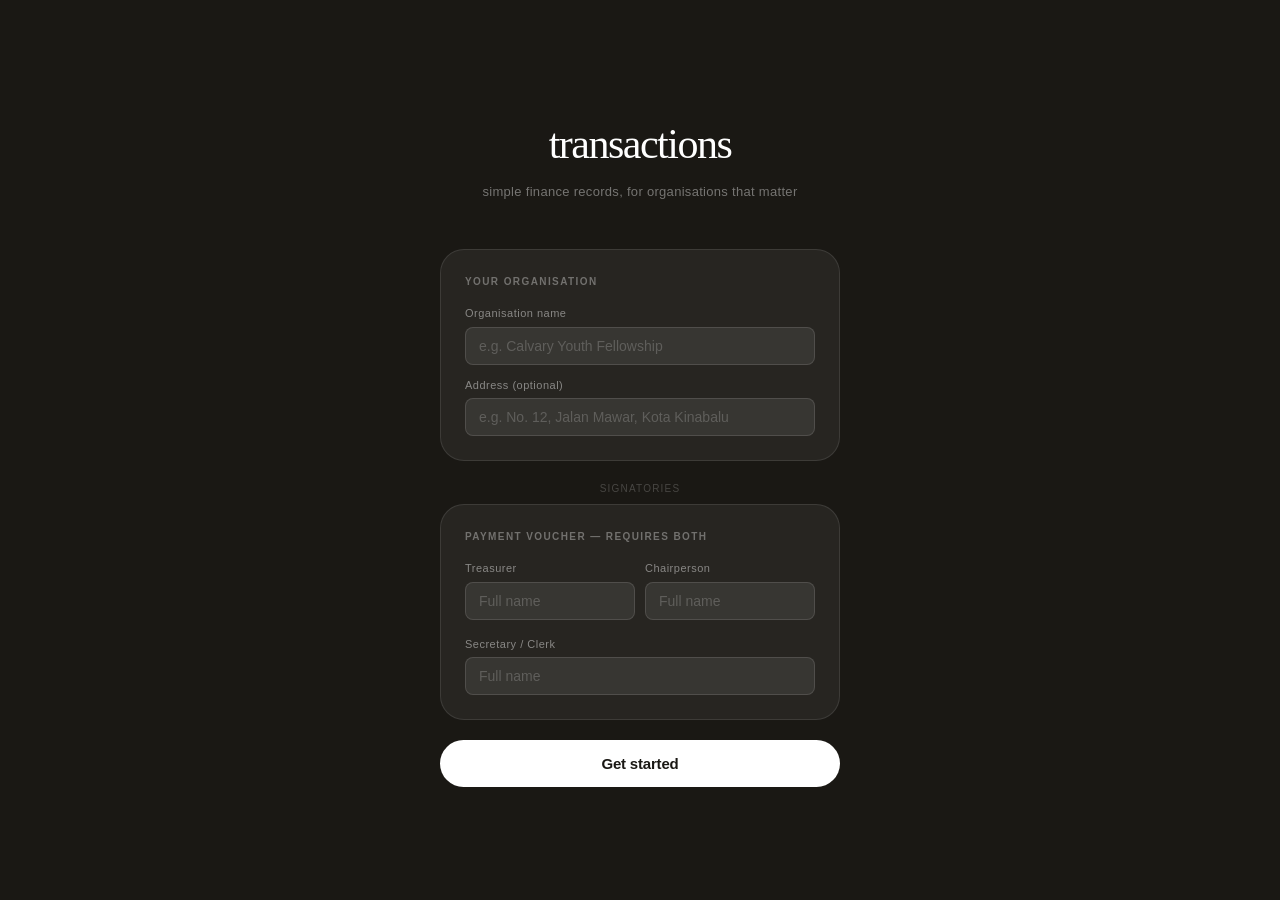
<file: Index.html>
<!DOCTYPE html>
<html lang="en">
<head>
<meta charset="UTF-8">
<meta name="viewport" content="width=device-width, initial-scale=1.0, maximum-scale=1.0, user-scalable=no">
<meta name="apple-mobile-web-app-capable" content="yes">
<meta name="apple-mobile-web-app-status-bar-style" content="default">
<meta name="apple-mobile-web-app-title" content="transactions">
<meta name="theme-color" content="#f9f7f4">
<title>transactions</title>
<style>

/* ━━━━━━━━━━━━━━━━━━━━━━━━━━━━━━━━
   TOKENS
━━━━━━━━━━━━━━━━━━━━━━━━━━━━━━━━ */
:root {
  --ink:      #1a1814;
  --ink80:    rgba(26,24,20,.80);
  --ink40:    rgba(26,24,20,.40);
  --ink15:    rgba(26,24,20,.15);
  --ink06:    rgba(26,24,20,.06);
  --ink03:    rgba(26,24,20,.03);
  --paper:    #f9f7f4;
  --white:    #ffffff;
  --rule:     rgba(26,24,20,.10);

  --pos:      #2a6b45;   /* income green — stays as semantic only */
  --neg:      #c0392b;   /* expense red  — stays as semantic only */

  --r-xs: 8px;
  --r-sm: 12px;
  --r:    18px;
  --r-lg: 24px;
  --r-xl: 32px;

  --sh-xs: 0 1px 3px rgba(26,24,20,.05);
  --sh-sm: 0 2px 8px rgba(26,24,20,.07), 0 1px 2px rgba(26,24,20,.04);
  --sh:    0 4px 20px rgba(26,24,20,.08), 0 1px 4px rgba(26,24,20,.04);
  --sh-lg: 0 12px 40px rgba(26,24,20,.14), 0 2px 8px rgba(26,24,20,.06);

  --nav-h: 68px;
  --safe-b: env(safe-area-inset-bottom, 0px);

  --serif: Georgia, 'Times New Roman', serif;
  --sans:  -apple-system, BlinkMacSystemFont, 'SF Pro Text', 'Helvetica Neue', sans-serif;
}

/* ━━━━━━━━━━━━━━━━━━━━━━━━━━━━━━━━
   RESET
━━━━━━━━━━━━━━━━━━━━━━━━━━━━━━━━ */
*, *::before, *::after { box-sizing: border-box; margin: 0; padding: 0; }
html, body { height: 100%; overscroll-behavior: none; }
body {
  font-family: var(--sans);
  background: var(--paper);
  color: var(--ink);
  font-size: 15px;
  line-height: 1.5;
  -webkit-font-smoothing: antialiased;
  -webkit-tap-highlight-color: transparent;
}
input, select, button, textarea { font-family: var(--sans); }
button { cursor: pointer; border: none; background: none; }

/* ━━━━━━━━━━━━━━━━━━━━━━━━━━━━━━━━
   ONBOARDING
━━━━━━━━━━━━━━━━━━━━━━━━━━━━━━━━ */
#onboard {
  position: fixed; inset: 0; z-index: 600;
  background: var(--ink);
  display: flex; flex-direction: column;
  align-items: center; justify-content: center;
  padding: 32px 24px;
  overflow-y: auto;
}

.ob-wordmark {
  font-family: var(--serif);
  font-size: 42px;
  color: var(--white);
  letter-spacing: -1.5px;
  margin-bottom: 6px;
  text-align: center;
}

.ob-tagline {
  font-size: 13px;
  color: rgba(255,255,255,.4);
  font-weight: 400;
  letter-spacing: .3px;
  margin-bottom: 48px;
  text-align: center;
}

.ob-card {
  background: rgba(255,255,255,.06);
  border: 1px solid rgba(255,255,255,.10);
  border-radius: var(--r-lg);
  padding: 24px;
  width: 100%; max-width: 400px;
  margin-bottom: 12px;
}

.ob-section-label {
  font-size: 10px;
  font-weight: 600;
  letter-spacing: 1.4px;
  text-transform: uppercase;
  color: rgba(255,255,255,.35);
  margin-bottom: 16px;
}

.ob-field { margin-bottom: 12px; }
.ob-field:last-child { margin-bottom: 0; }

.ob-field label {
  display: block;
  font-size: 11px;
  font-weight: 500;
  color: rgba(255,255,255,.45);
  letter-spacing: .5px;
  margin-bottom: 5px;
}

.ob-field input {
  width: 100%;
  background: rgba(255,255,255,.08);
  border: 1px solid rgba(255,255,255,.12);
  border-radius: var(--r-xs);
  padding: 10px 13px;
  color: var(--white);
  font-size: 14px;
  font-weight: 400;
  outline: none;
  transition: border-color .2s;
}
.ob-field input:focus { border-color: rgba(255,255,255,.35); }
.ob-field input::placeholder { color: rgba(255,255,255,.2); font-weight: 300; }

.ob-row { display: grid; grid-template-columns: 1fr 1fr; gap: 10px; }

.ob-divider {
  font-size: 10px; font-weight: 500;
  text-transform: uppercase; letter-spacing: 1.2px;
  color: rgba(255,255,255,.2);
  text-align: center;
  padding: 8px 0;
  width: 100%; max-width: 400px;
}

.btn-ob {
  width: 100%; max-width: 400px;
  background: var(--white);
  color: var(--ink);
  border-radius: var(--r-xl);
  padding: 15px;
  font-size: 15px;
  font-weight: 600;
  letter-spacing: -.2px;
  margin-top: 8px;
  transition: opacity .2s, transform .15s;
}
.btn-ob:hover { opacity: .92; }
.btn-ob:active { transform: scale(.98); }

/* ━━━━━━━━━━━━━━━━━━━━━━━━━━━━━━━━
   APP SHELL
━━━━━━━━━━━━━━━━━━━━━━━━━━━━━━━━ */
#app {
  display: none;
  min-height: 100%;
  padding-bottom: calc(var(--nav-h) + var(--safe-b));
}

/* ━━━━━━━━━━━━━━━━━━━━━━━━━━━━━━━━
   BOTTOM NAV
━━━━━━━━━━━━━━━━━━━━━━━━━━━━━━━━ */
.nav {
  position: fixed; bottom: 0; left: 0; right: 0; z-index: 100;
  height: calc(var(--nav-h) + var(--safe-b));
  background: var(--white);
  border-top: 1px solid var(--rule);
  display: flex; align-items: flex-start;
  padding: 10px 8px 0;
  gap: 0;
}

.nav-btn {
  flex: 1; display: flex; flex-direction: column;
  align-items: center; gap: 5px;
  padding: 8px 4px;
  border-radius: var(--r-sm);
  transition: background .15s;
}
.nav-btn:hover { background: var(--ink06); }

.nav-pip {
  width: 5px; height: 5px; border-radius: 50%;
  background: transparent;
  transition: background .2s;
}
.nav-btn.active .nav-pip { background: var(--ink); }

.nav-icon {
  font-size: 20px; line-height: 1;
  opacity: .3; transition: opacity .2s;
}
.nav-btn.active .nav-icon { opacity: 1; }

.nav-label {
  font-size: 9px; font-weight: 600;
  letter-spacing: .8px; text-transform: uppercase;
  color: var(--ink40); transition: color .2s;
}
.nav-btn.active .nav-label { color: var(--ink); }

/* ━━━━━━━━━━━━━━━━━━━━━━━━━━━━━━━━
   PAGES
━━━━━━━━━━━━━━━━━━━━━━━━━━━━━━━━ */
.page { display: none; }
.page.active { display: block; }

/* ━━━━━━━━━━━━━━━━━━━━━━━━━━━━━━━━
   OVERVIEW
━━━━━━━━━━━━━━━━━━━━━━━━━━━━━━━━ */

/* Hero */
.hero {
  background: var(--ink);
  margin: 12px 16px 0;
  border-radius: var(--r-xl);
  padding: 28px 26px 26px;
  position: relative; overflow: hidden;
  box-shadow: var(--sh-lg);
}

.hero::after {
  content: '';
  position: absolute; inset: 0;
  background: radial-gradient(ellipse at 80% 20%, rgba(255,255,255,.04) 0%, transparent 60%);
  pointer-events: none;
}

.hero-org {
  font-size: 11px; font-weight: 500;
  color: rgba(255,255,255,.35);
  letter-spacing: .5px;
  margin-bottom: 18px;
  display: flex; align-items: center; gap: 6px;
}

.hero-org::before {
  content: '';
  width: 20px; height: 1px;
  background: rgba(255,255,255,.2);
}

.hero-label {
  font-size: 11px; font-weight: 500;
  color: rgba(255,255,255,.4);
  letter-spacing: .3px;
  margin-bottom: 6px;
}

.hero-balance {
  font-family: var(--serif);
  font-size: 52px;
  color: var(--white);
  letter-spacing: -2px;
  line-height: .95;
  margin-bottom: 24px;
}

.hero-balance .currency {
  font-size: 24px;
  letter-spacing: -1px;
  vertical-align: top;
  margin-top: 6px;
  display: inline-block;
  opacity: .6;
}

.hero-row {
  display: flex; gap: 0;
  border-top: 1px solid rgba(255,255,255,.08);
  padding-top: 18px;
}

.hero-stat { flex: 1; }
.hero-stat + .hero-stat {
  border-left: 1px solid rgba(255,255,255,.08);
  padding-left: 20px;
}

.hero-stat-label {
  font-size: 10px; font-weight: 500;
  color: rgba(255,255,255,.35);
  letter-spacing: .5px;
  margin-bottom: 4px;
}

.hero-stat-val {
  font-family: var(--serif);
  font-size: 20px;
  color: var(--white);
  letter-spacing: -.5px;
}

/* Month nav */
.month-nav {
  display: flex; align-items: center;
  padding: 16px 16px 0;
  gap: 0;
}

.mnav-btn {
  width: 32px; height: 32px;
  display: flex; align-items: center; justify-content: center;
  border-radius: 50%;
  font-size: 16px; color: var(--ink40);
  transition: all .15s;
}
.mnav-btn:hover { background: var(--ink06); color: var(--ink); }

.mnav-label {
  flex: 1; text-align: center;
  font-size: 13px; font-weight: 500;
  color: var(--ink80);
  letter-spacing: .2px;
}

/* Month summary */
.month-summary {
  display: grid; grid-template-columns: 1fr 1fr;
  gap: 8px; padding: 10px 16px 0;
}

.ms-card {
  background: var(--white);
  border-radius: var(--r);
  padding: 16px;
  border: 1px solid var(--rule);
}

.ms-label {
  font-size: 10px; font-weight: 600;
  letter-spacing: .8px; text-transform: uppercase;
  color: var(--ink40); margin-bottom: 6px;
}

.ms-val {
  font-family: var(--serif);
  font-size: 22px; letter-spacing: -.5px;
}
.ms-val.pos { color: var(--pos); }
.ms-val.neg { color: var(--neg); }

/* Section */
.sec {
  padding: 24px 16px 10px;
  display: flex; align-items: baseline; justify-content: space-between;
}

.sec-title {
  font-size: 12px; font-weight: 600;
  letter-spacing: 1px; text-transform: uppercase;
  color: var(--ink40);
}

.sec-action {
  font-size: 12px; font-weight: 500;
  color: var(--ink40);
  letter-spacing: .2px;
  transition: color .15s;
}
.sec-action:hover { color: var(--ink); }

/* TX list */
.tx-list { padding: 0 16px; display: flex; flex-direction: column; gap: 1px; }

.tx-item {
  background: var(--white);
  padding: 14px 16px;
  display: flex; align-items: center; gap: 14px;
  cursor: pointer; transition: background .12s;
  border-radius: 0;
}
.tx-item:first-child { border-radius: var(--r) var(--r) 0 0; }
.tx-item:last-child  { border-radius: 0 0 var(--r) var(--r); }
.tx-item:only-child  { border-radius: var(--r); }
.tx-item:hover { background: var(--ink03); }

.tx-icon {
  width: 36px; height: 36px;
  border-radius: 10px;
  background: var(--ink06);
  display: flex; align-items: center; justify-content: center;
  font-size: 15px; flex-shrink: 0;
}

.tx-body { flex: 1; min-width: 0; }

.tx-title {
  font-size: 14px; font-weight: 500;
  white-space: nowrap; overflow: hidden; text-overflow: ellipsis;
  letter-spacing: -.1px;
}

.tx-sub {
  font-size: 11px; color: var(--ink40);
  margin-top: 2px; font-weight: 400;
}

.tx-right { text-align: right; flex-shrink: 0; }

.tx-amt {
  font-family: var(--serif);
  font-size: 17px; letter-spacing: -.3px;
}
.tx-amt.pos { color: var(--pos); }
.tx-amt.neg { color: var(--neg); }

.tx-ref {
  font-size: 10px; color: var(--ink40);
  margin-top: 2px; font-family: 'Courier New', monospace;
}

.tx-sep {
  height: 1px; background: var(--rule); margin: 0 16px;
}

/* Empty */
.empty {
  text-align: center;
  padding: 52px 20px;
  background: var(--white);
  border-radius: var(--r);
  margin: 0 16px;
}
.empty-icon { font-size: 32px; opacity: .15; margin-bottom: 12px; }
.empty-title { font-size: 14px; font-weight: 500; color: var(--ink40); }
.empty-sub { font-size: 12px; color: var(--ink40); margin-top: 4px; font-weight: 400; opacity: .7; }

/* ━━━━━━━━━━━━━━━━━━━━━━━━━━━━━━━━
   NEW ENTRY
━━━━━━━━━━━━━━━━━━━━━━━━━━━━━━━━ */
.pg-header {
  padding: 24px 20px 16px;
  border-bottom: 1px solid var(--rule);
  background: var(--paper);
  position: sticky; top: 0; z-index: 20;
}

.pg-title {
  font-family: var(--serif);
  font-size: 26px; letter-spacing: -.5px;
}

.pg-sub {
  font-size: 12px; color: var(--ink40);
  margin-top: 3px; font-weight: 400;
}

/* Type toggle */
.type-toggle {
  display: grid; grid-template-columns: 1fr 1fr;
  gap: 8px; padding: 20px 16px 0;
}

.type-opt {
  border: 1.5px solid var(--rule);
  border-radius: var(--r);
  padding: 16px;
  cursor: pointer; transition: all .18s;
  background: var(--white);
}
.type-opt:hover { border-color: var(--ink15); }

.type-opt.active-payment {
  border-color: var(--ink);
  background: var(--ink);
}
.type-opt.active-receipt {
  border-color: var(--ink);
  background: var(--ink);
}

.type-opt-icon { font-size: 22px; margin-bottom: 8px; }
.type-opt-label {
  font-size: 14px; font-weight: 600;
  letter-spacing: -.2px; color: var(--ink);
  transition: color .18s;
}
.type-opt.active-payment .type-opt-label,
.type-opt.active-receipt .type-opt-label { color: var(--white); }

.type-opt-sub {
  font-size: 11px; color: var(--ink40);
  margin-top: 2px; font-weight: 400;
  transition: color .18s;
}
.type-opt.active-payment .type-opt-sub,
.type-opt.active-receipt .type-opt-sub { color: rgba(255,255,255,.5); }

/* Amount */
.amount-block {
  padding: 20px 16px 0;
}

.amount-label {
  font-size: 10px; font-weight: 600;
  letter-spacing: 1px; text-transform: uppercase;
  color: var(--ink40); margin-bottom: 8px;
}

.amount-row {
  display: flex; align-items: center;
  background: var(--white);
  border: 1.5px solid var(--rule);
  border-radius: var(--r);
  padding: 4px 18px;
  transition: border-color .2s;
}
.amount-row:focus-within { border-color: var(--ink); }

.amount-rm {
  font-family: var(--serif);
  font-size: 22px; color: var(--ink40);
  padding-right: 8px; flex-shrink: 0;
}

.amount-input {
  flex: 1; background: none; border: none; outline: none;
  font-family: var(--serif);
  font-size: 38px; letter-spacing: -1px;
  color: var(--ink); padding: 10px 0;
  width: 100%;
}
.amount-input::placeholder { color: var(--ink15); }

/* Form fields */
.form-block {
  padding: 16px 16px 0;
  display: flex; flex-direction: column; gap: 8px;
}

.field-row-2 { display: grid; grid-template-columns: 1fr 1fr; gap: 8px; }

.field {
  background: var(--white);
  border: 1.5px solid var(--rule);
  border-radius: var(--r);
  padding: 12px 16px;
  transition: border-color .2s;
}
.field:focus-within { border-color: var(--ink); }

.field label {
  display: block;
  font-size: 10px; font-weight: 600;
  letter-spacing: .9px; text-transform: uppercase;
  color: var(--ink40); margin-bottom: 5px;
}

.field input, .field select {
  width: 100%; background: none; border: none; outline: none;
  font-size: 14px; font-weight: 400; color: var(--ink);
  appearance: none; padding: 0;
}
.field input::placeholder { color: var(--ink15); }
.field select { cursor: pointer; }
.field select option { background: var(--white); }

/* Save button */
.btn-save {
  display: block;
  width: calc(100% - 32px);
  margin: 20px 16px 0;
  background: var(--ink);
  color: var(--white);
  border-radius: var(--r-xl);
  padding: 16px;
  font-size: 15px; font-weight: 600;
  letter-spacing: -.2px;
  transition: opacity .2s, transform .15s;
  box-shadow: 0 4px 20px rgba(26,24,20,.25);
}
.btn-save:hover { opacity: .88; }
.btn-save:active { transform: scale(.98); }

.btn-clear-form {
  display: block;
  width: calc(100% - 32px);
  margin: 10px 16px 0;
  padding: 12px;
  font-size: 13px; font-weight: 500;
  color: var(--ink40);
  transition: color .15s;
}
.btn-clear-form:hover { color: var(--ink); }

/* ━━━━━━━━━━━━━━━━━━━━━━━━━━━━━━━━
   AUDIT
━━━━━━━━━━━━━━━━━━━━━━━━━━━━━━━━ */
.audit-nav {
  display: flex; align-items: center;
  padding: 16px 16px 0; gap: 0;
}

.audit-export {
  display: flex; align-items: center; gap: 5px;
  background: var(--ink);
  color: var(--white);
  border-radius: var(--r-xl);
  padding: 7px 14px;
  font-size: 12px; font-weight: 600;
  letter-spacing: .2px;
  transition: opacity .2s;
}
.audit-export:hover { opacity: .82; }

/* Summary strip */
.audit-strip {
  display: flex; gap: 0;
  margin: 12px 16px 0;
  background: var(--white);
  border-radius: var(--r);
  border: 1px solid var(--rule);
  overflow: hidden;
}

.astrip-item {
  flex: 1; padding: 14px 14px;
  border-right: 1px solid var(--rule);
  text-align: center;
}
.astrip-item:last-child { border-right: none; }

.astrip-label {
  font-size: 9px; font-weight: 600;
  text-transform: uppercase; letter-spacing: .9px;
  color: var(--ink40); margin-bottom: 5px;
}

.astrip-val {
  font-family: var(--serif);
  font-size: 17px; letter-spacing: -.3px;
}
.astrip-val.pos { color: var(--pos); }
.astrip-val.neg { color: var(--neg); }
.astrip-val.bal { color: var(--ink); }

/* Audit table */
.audit-wrap {
  margin: 12px 16px 0;
  background: var(--white);
  border-radius: var(--r);
  border: 1px solid var(--rule);
  overflow: hidden; overflow-x: auto;
}

.atbl { width: 100%; border-collapse: collapse; min-width: 480px; }

.atbl thead th {
  padding: 10px 14px;
  font-size: 9px; font-weight: 600;
  text-transform: uppercase; letter-spacing: .9px;
  color: var(--ink40);
  text-align: left;
  border-bottom: 1px solid var(--rule);
  background: var(--paper);
  white-space: nowrap;
}

.atbl tbody td {
  padding: 12px 14px; font-size: 12px;
  border-bottom: 1px solid var(--ink03);
  vertical-align: middle;
}
.atbl tbody tr:last-child td { border-bottom: none; }
.atbl tbody tr { cursor: pointer; transition: background .1s; }
.atbl tbody tr:hover td { background: var(--ink03); }

.atbl tfoot td {
  padding: 12px 14px; font-size: 12px; font-weight: 600;
  background: var(--paper);
  border-top: 1px solid var(--rule);
}

.atbl .r { text-align: right; }
.atbl .ref { font-family: 'Courier New', monospace; font-size: 10px; color: var(--ink40); }
.atbl .col-in  { color: var(--pos); font-weight: 600; font-family: var(--serif); }
.atbl .col-out { color: var(--neg); font-weight: 600; font-family: var(--serif); }
.atbl .col-bal { color: var(--ink); font-weight: 600; font-family: var(--serif); }

/* ━━━━━━━━━━━━━━━━━━━━━━━━━━━━━━━━
   BUDGET
━━━━━━━━━━━━━━━━━━━━━━━━━━━━━━━━ */
.budget-hero {
  background: var(--ink);
  margin: 12px 16px 0;
  border-radius: var(--r-xl);
  padding: 26px 24px;
  box-shadow: var(--sh-lg);
  display: flex; align-items: center; justify-content: space-between;
  gap: 16px;
}

.bh-left {}
.bh-label {
  font-size: 10px; font-weight: 600;
  letter-spacing: 1px; text-transform: uppercase;
  color: rgba(255,255,255,.35); margin-bottom: 6px;
}
.bh-pct {
  font-family: var(--serif);
  font-size: 48px; letter-spacing: -2px;
  color: var(--white); line-height: 1;
}
.bh-sub {
  font-size: 11px; color: rgba(255,255,255,.35);
  margin-top: 6px; font-weight: 400;
}

/* donut */
.bh-donut { position: relative; width: 72px; height: 72px; flex-shrink: 0; }
.bh-donut svg { transform: rotate(-90deg); }
.bh-donut-lbl {
  position: absolute; inset: 0;
  display: flex; align-items: center; justify-content: center;
  font-size: 12px; font-weight: 600; color: var(--white);
}

/* Budget items */
.budget-list {
  padding: 0 16px;
  display: flex; flex-direction: column; gap: 8px;
}

.budget-item {
  background: var(--white);
  border-radius: var(--r);
  padding: 16px;
  border: 1px solid var(--rule);
  transition: border-color .15s;
}
.budget-item:hover { border-color: var(--ink15); }

.bi-hd {
  display: flex; align-items: baseline;
  justify-content: space-between; margin-bottom: 10px;
}

.bi-name { font-size: 14px; font-weight: 500; letter-spacing: -.1px; }

.bi-pct {
  font-size: 11px; font-weight: 600;
  padding: 2px 8px; border-radius: 20px;
}
.bi-pct.ok   { background: rgba(42,107,69,.08); color: var(--pos); }
.bi-pct.warn { background: rgba(180,120,0,.08); color: #b47800; }
.bi-pct.over { background: rgba(192,57,43,.08); color: var(--neg); }
.bi-pct.none { background: var(--ink06); color: var(--ink40); }

.bi-nums {
  display: flex; justify-content: space-between;
  font-size: 11px; color: var(--ink40); margin-bottom: 8px;
  font-weight: 400;
}

.bi-bar-bg {
  height: 4px; background: var(--ink06);
  border-radius: 2px; overflow: hidden; margin-bottom: 12px;
}
.bi-bar-fill {
  height: 100%; border-radius: 2px;
  transition: width .6s cubic-bezier(.34,1.4,.64,1);
}
.bi-bar-fill.ok   { background: var(--pos); }
.bi-bar-fill.warn { background: #b47800; }
.bi-bar-fill.over { background: var(--neg); }
.bi-bar-fill.none { background: var(--ink15); }

.bi-input-row {
  display: flex; align-items: center; gap: 8px;
}
.bi-currency {
  font-size: 12px; font-weight: 500; color: var(--ink40);
}
.bi-input {
  flex: 1;
  background: var(--paper);
  border: 1px solid var(--rule);
  border-radius: var(--r-xs);
  padding: 7px 10px;
  font-size: 13px; font-weight: 400;
  color: var(--ink); outline: none;
  transition: border-color .2s;
}
.bi-input:focus { border-color: var(--ink); }
.bi-input::placeholder { color: var(--ink15); }

.bi-set {
  background: var(--ink);
  color: var(--white);
  border-radius: var(--r-xs);
  padding: 7px 13px;
  font-size: 12px; font-weight: 600;
  transition: opacity .2s;
  white-space: nowrap;
}
.bi-set:hover { opacity: .8; }

/* Export */
.budget-export-row {
  padding: 16px 16px 0;
  display: flex; justify-content: flex-end;
}

/* ━━━━━━━━━━━━━━━━━━━━━━━━━━━━━━━━
   BOTTOM SHEET
━━━━━━━━━━━━━━━━━━━━━━━━━━━━━━━━ */
.overlay {
  position: fixed; inset: 0; z-index: 400;
  background: rgba(26,24,20,.4);
  backdrop-filter: blur(2px);
  display: none; align-items: flex-end; justify-content: center;
}
.overlay.open { display: flex; }

.sheet {
  background: var(--white);
  border-radius: var(--r-xl) var(--r-xl) 0 0;
  width: 100%; max-width: 600px;
  max-height: 88vh; overflow-y: auto;
  padding-bottom: calc(24px + var(--safe-b));
  box-shadow: 0 -12px 48px rgba(26,24,20,.18);
  animation: shUp .26s cubic-bezier(.32,1,.4,1);
}

@keyframes shUp {
  from { transform: translateY(48px); opacity: 0; }
  to   { transform: translateY(0); opacity: 1; }
}

.sheet-pull {
  width: 32px; height: 3px; border-radius: 2px;
  background: var(--ink15); margin: 12px auto 0;
}

.sheet-hd {
  display: flex; align-items: flex-start; justify-content: space-between;
  padding: 16px 20px 14px;
  border-bottom: 1px solid var(--rule);
}

.sheet-title { font-size: 16px; font-weight: 600; letter-spacing: -.2px; }
.sheet-ref { font-size: 11px; color: var(--ink40); font-family: 'Courier New', monospace; margin-top: 2px; }

.sheet-x {
  width: 28px; height: 28px; border-radius: 50%;
  background: var(--ink06); color: var(--ink40);
  display: flex; align-items: center; justify-content: center;
  font-size: 13px; flex-shrink: 0; margin-top: 2px;
  transition: all .15s;
}
.sheet-x:hover { background: var(--ink15); color: var(--ink); }

/* Amount hero in sheet */
.sheet-amount {
  padding: 20px 20px 16px;
  border-bottom: 1px solid var(--rule);
}

.sheet-amt-label {
  font-size: 10px; font-weight: 600;
  letter-spacing: .9px; text-transform: uppercase;
  color: var(--ink40); margin-bottom: 6px;
}

.sheet-amt-val {
  font-family: var(--serif);
  font-size: 40px; letter-spacing: -1.5px; line-height: 1;
}
.sheet-amt-val.pos { color: var(--pos); }
.sheet-amt-val.neg { color: var(--neg); }

/* Detail rows */
.drow {
  display: flex; padding: 11px 20px;
  border-bottom: 1px solid var(--ink03);
  gap: 16px;
}
.drow:last-of-type { border-bottom: 1px solid var(--rule); }

.dk {
  font-size: 11px; font-weight: 500;
  color: var(--ink40); width: 120px;
  flex-shrink: 0; padding-top: 1px;
  letter-spacing: .2px;
}

.dv {
  font-size: 13px; font-weight: 400;
  color: var(--ink); flex: 1;
  letter-spacing: -.1px;
}

/* Sheet actions */
.sheet-actions {
  display: flex; gap: 8px;
  padding: 16px 20px 0;
}

.btn-sh-primary {
  flex: 1;
  background: var(--ink); color: var(--white);
  border-radius: var(--r-xl);
  padding: 13px;
  font-size: 14px; font-weight: 600;
  letter-spacing: -.1px;
  display: flex; align-items: center; justify-content: center; gap: 6px;
  transition: opacity .2s;
}
.btn-sh-primary:hover { opacity: .85; }

.btn-sh-ghost {
  background: var(--ink06); color: var(--ink40);
  border-radius: var(--r-xl);
  padding: 13px 18px;
  font-size: 13px; font-weight: 500;
  transition: all .15s;
}
.btn-sh-ghost:hover { background: var(--ink15); color: var(--neg); }

/* ━━━━━━━━━━━━━━━━━━━━━━━━━━━━━━━━
   VOUCHER PRINT
━━━━━━━━━━━━━━━━━━━━━━━━━━━━━━━━ */
@media print {
  body > *:not(#vp) { display: none !important; }
  #vp { display: block !important; }
  @page { margin: 16mm 18mm; size: A4; }
}

#vp {
  display: none;
  position: fixed; inset: 0; z-index: 9999;
  background: #fff; overflow-y: auto;
}

.vpage {
  font-family: Georgia, 'Times New Roman', serif;
  color: #1a1814; max-width: 680px;
  margin: 0 auto; padding: 40px 44px;
}

.v-hd {
  display: flex; justify-content: space-between; align-items: flex-start;
  padding-bottom: 20px;
  border-bottom: 2px solid #1a1814;
  margin-bottom: 24px;
}

.v-org { font-size: 18px; font-weight: 700; letter-spacing: -.3px; }
.v-org-sub { font-size: 11px; color: #888; margin-top: 3px; line-height: 1.5; }

.v-type { text-align: right; }
.v-type-label {
  font-size: 20px; font-weight: 700;
  letter-spacing: 1.5px; text-transform: uppercase;
}
.v-type-label.payment { color: #c0392b; }
.v-type-label.receipt { color: #2a6b45; }
.v-ref { font-family: 'Courier New', monospace; font-size: 11px; color: #888; margin-top: 4px; }

.v-meta {
  display: flex; flex-wrap: wrap; gap: 0;
  border: 1px solid #e8e5e0; border-radius: 6px;
  overflow: hidden; margin-bottom: 20px;
}
.v-meta-item {
  flex: 1; min-width: 140px;
  padding: 12px 16px;
  border-right: 1px solid #e8e5e0;
}
.v-meta-item:last-child { border-right: none; }
.v-meta-label { font-size: 9px; text-transform: uppercase; letter-spacing: 1.1px; color: #aaa; margin-bottom: 4px; font-family: Arial, sans-serif; }
.v-meta-val { font-size: 13px; font-weight: 600; }

.v-desc {
  border: 1px solid #e8e5e0; border-radius: 6px;
  padding: 14px 16px; margin-bottom: 20px;
}
.v-desc-label { font-size: 9px; text-transform: uppercase; letter-spacing: 1.1px; color: #aaa; margin-bottom: 8px; font-family: Arial, sans-serif; }
.v-desc-text { font-size: 15px; line-height: 1.5; }
.v-desc-notes { font-size: 11px; color: #888; margin-top: 8px; line-height: 1.6; }

.v-amount {
  background: #f4f2ef; border-radius: 6px;
  padding: 16px 20px; margin-bottom: 24px;
  display: flex; justify-content: space-between; align-items: center;
}
.v-amount-left {}
.v-amount-label { font-size: 9px; text-transform: uppercase; letter-spacing: 1.1px; color: #888; font-family: Arial, sans-serif; }
.v-amount-words { font-size: 12px; color: #666; margin-top: 5px; font-style: italic; }
.v-amount-fig { font-size: 32px; font-weight: 700; }
.v-amount-fig.payment { color: #c0392b; }
.v-amount-fig.receipt { color: #2a6b45; }

.v-sigs { display: flex; gap: 24px; }
.v-sig { flex: 1; }
.v-sig-line { border-top: 1px solid #555; padding-top: 8px; margin-top: 60px; }
.v-sig-name { font-size: 12px; font-weight: 700; }
.v-sig-role { font-size: 10px; color: #888; margin-top: 2px; font-family: Arial, sans-serif; }

.v-footer {
  text-align: center; margin-top: 40px; padding-top: 12px;
  border-top: 1px solid #eee;
  font-size: 9px; color: #ccc; font-family: Arial, sans-serif;
}

/* ━━━━━━━━━━━━━━━━━━━━━━━━━━━━━━━━
   TOAST
━━━━━━━━━━━━━━━━━━━━━━━━━━━━━━━━ */
.toast {
  position: fixed;
  bottom: calc(var(--nav-h) + var(--safe-b) + 16px);
  left: 50%; transform: translateX(-50%);
  background: var(--ink); color: var(--white);
  padding: 10px 20px; border-radius: var(--r-xl);
  font-size: 13px; font-weight: 500;
  white-space: nowrap; z-index: 500;
  box-shadow: var(--sh-lg);
  display: none;
  animation: toastIn .2s ease;
}
@keyframes toastIn {
  from { opacity: 0; transform: translateX(-50%) translateY(6px); }
  to   { opacity: 1; transform: translateX(-50%) translateY(0); }
}

/* ━━━━━━━━━━━━━━━━━━━━━━━━━━━━━━━━
   UTIL
━━━━━━━━━━━━━━━━━━━━━━━━━━━━━━━━ */
.sp { height: 20px; }

@media (max-width: 380px) {
  .hero-balance { font-size: 42px; }
  .amount-input { font-size: 30px; }
}
</style>
</head>
<body>

<!-- ══════════════════════════════════
     ONBOARDING
══════════════════════════════════ -->
<div id="onboard">
  <div class="ob-wordmark">transactions</div>
  <div class="ob-tagline">simple finance records, for organisations that matter</div>

  <div class="ob-card">
    <div class="ob-section-label">Your Organisation</div>
    <div class="ob-field">
      <label>Organisation name</label>
      <input id="ob-org" placeholder="e.g. Calvary Youth Fellowship">
    </div>
    <div class="ob-field">
      <label>Address (optional)</label>
      <input id="ob-addr" placeholder="e.g. No. 12, Jalan Mawar, Kota Kinabalu">
    </div>
  </div>

  <div class="ob-divider">Signatories</div>

  <div class="ob-card">
    <div class="ob-section-label">Payment Voucher — requires both</div>
    <div class="ob-row">
      <div class="ob-field">
        <label>Treasurer</label>
        <input id="ob-treas" placeholder="Full name">
      </div>
      <div class="ob-field">
        <label>Chairperson</label>
        <input id="ob-chair" placeholder="Full name">
      </div>
    </div>
    <div class="ob-field" style="margin-top:4px">
      <label>Secretary / Clerk</label>
      <input id="ob-clerk" placeholder="Full name">
    </div>
  </div>

  <button class="btn-ob" onclick="startApp()">Get started</button>
</div>

<!-- ══════════════════════════════════
     APP
══════════════════════════════════ -->
<div id="app">

  <!-- ── OVERVIEW ── -->
  <div class="page active" id="pg-overview">

    <div class="hero" id="hero-card">
      <div class="hero-org" id="hero-org-name">Youth Fellowship</div>
      <div class="hero-label">current balance</div>
      <div class="hero-balance">
        <span class="currency">RM</span><span id="hero-bal">0.00</span>
      </div>
      <div class="hero-row">
        <div class="hero-stat">
          <div class="hero-stat-label">Total in</div>
          <div class="hero-stat-val" id="hero-in">RM 0</div>
        </div>
        <div class="hero-stat">
          <div class="hero-stat-label">Total out</div>
          <div class="hero-stat-val" id="hero-out">RM 0</div>
        </div>
      </div>
    </div>

    <div class="month-nav">
      <button class="mnav-btn" onclick="changeOvMonth(-1)">‹</button>
      <div class="mnav-label" id="ov-month-lbl"></div>
      <button class="mnav-btn" onclick="changeOvMonth(1)">›</button>
    </div>

    <div class="month-summary">
      <div class="ms-card">
        <div class="ms-label">In</div>
        <div class="ms-val pos" id="ms-in">RM 0</div>
      </div>
      <div class="ms-card">
        <div class="ms-label">Out</div>
        <div class="ms-val neg" id="ms-out">RM 0</div>
      </div>
    </div>

    <div class="sec">
      <div class="sec-title">Entries</div>
      <button class="sec-action" onclick="goPage('audit')">audit trail →</button>
    </div>
    <div id="ov-list" class="tx-list"></div>
    <div class="sp"></div>
  </div>

  <!-- ── NEW ENTRY ── -->
  <div class="page" id="pg-new">
    <div class="pg-header">
      <div class="pg-title">new entry</div>
      <div class="pg-sub" id="new-pg-sub">Recording a transaction</div>
    </div>

    <div class="type-toggle">
      <div class="type-opt" id="topt-payment" onclick="pickType('payment')">
        <div class="type-opt-icon">↓</div>
        <div class="type-opt-label">Payment</div>
        <div class="type-opt-sub">money out</div>
      </div>
      <div class="type-opt" id="topt-receipt" onclick="pickType('receipt')">
        <div class="type-opt-icon">↑</div>
        <div class="type-opt-label">Receipt</div>
        <div class="type-opt-sub">money in</div>
      </div>
    </div>

    <div class="amount-block">
      <div class="amount-label">Amount</div>
      <div class="amount-row">
        <span class="amount-rm">RM</span>
        <input class="amount-input" id="f-amount" type="number" step="0.01" min="0" placeholder="0.00">
      </div>
    </div>

    <div class="form-block">
      <div class="field-row-2">
        <div class="field">
          <label>Date</label>
          <input id="f-date" type="date">
        </div>
        <div class="field">
          <label>Category</label>
          <select id="f-cat">
            <option value="">Select…</option>
            <optgroup label="Income">
              <option>Tithes & Offering</option>
              <option>Donations</option>
              <option>Event Collections</option>
              <option>Programme Fees</option>
              <option>Grants Received</option>
              <option>Other Income</option>
            </optgroup>
            <optgroup label="Expenses">
              <option>Worship & Music</option>
              <option>Youth Ministry</option>
              <option>Outreach / Mission</option>
              <option>Operations</option>
              <option>Building & Maintenance</option>
              <option>Administration</option>
              <option>Events & Programs</option>
              <option>Welfare</option>
              <option>Staff / Honorarium</option>
              <option>Other Expenses</option>
            </optgroup>
          </select>
        </div>
      </div>

      <div class="field">
        <label>Description</label>
        <input id="f-desc" type="text" placeholder="What is this for?">
      </div>

      <div class="field-row-2">
        <div class="field">
          <label>Requested / Received by</label>
          <input id="f-req" type="text" placeholder="Name">
        </div>
        <div class="field">
          <label>Payment method</label>
          <select id="f-method">
            <option value="">Select…</option>
            <option>Cash</option>
            <option>Cheque</option>
            <option>Bank Transfer</option>
            <option>Online Banking</option>
            <option>DuitNow / QR</option>
          </select>
        </div>
      </div>

      <div class="field">
        <label>Cheque / Transfer reference no.</label>
        <input id="f-cheque" type="text" placeholder="e.g. CHQ 012345">
      </div>

      <div class="field">
        <label>Supporting document</label>
        <input id="f-support" type="text" placeholder="e.g. Invoice INV-001">
      </div>
    </div>

    <button class="btn-save" onclick="saveEntry()">Save & generate voucher</button>
    <button class="btn-clear-form" onclick="clearForm()">Clear</button>
    <div class="sp"></div>
  </div>

  <!-- ── AUDIT ── -->
  <div class="page" id="pg-audit">
    <div class="pg-header" style="padding-bottom:0; border-bottom:none;">
      <div class="pg-title">audit trail</div>
    </div>

    <div class="audit-nav">
      <button class="mnav-btn" onclick="changeAuditMonth(-1)">‹</button>
      <div class="mnav-label" id="audit-month-lbl" style="flex:1;text-align:center"></div>
      <button class="mnav-btn" onclick="changeAuditMonth(1)">›</button>
      <button class="audit-export" onclick="exportAudit()">↓ PDF</button>
    </div>

    <div class="audit-strip">
      <div class="astrip-item">
        <div class="astrip-label">Opening</div>
        <div class="astrip-val bal" id="as-open">0.00</div>
      </div>
      <div class="astrip-item">
        <div class="astrip-label">In</div>
        <div class="astrip-val pos" id="as-in">0.00</div>
      </div>
      <div class="astrip-item">
        <div class="astrip-label">Out</div>
        <div class="astrip-val neg" id="as-out">0.00</div>
      </div>
      <div class="astrip-item">
        <div class="astrip-label">Closing</div>
        <div class="astrip-val bal" id="as-close">0.00</div>
      </div>
    </div>

    <div class="audit-wrap">
      <table class="atbl">
        <thead>
          <tr>
            <th>Date</th>
            <th>Ref</th>
            <th>Description</th>
            <th>Method</th>
            <th class="r">In</th>
            <th class="r">Out</th>
            <th class="r">Balance</th>
          </tr>
        </thead>
        <tbody id="audit-body"></tbody>
        <tfoot id="audit-foot"></tfoot>
      </table>
    </div>
    <div class="sp"></div>
  </div>

  <!-- ── BUDGET ── -->
  <div class="page" id="pg-budget">
    <div class="pg-header" style="border-bottom:none;">
      <div class="pg-title">budget</div>
      <div class="pg-sub">year-to-date vs annual targets</div>
    </div>

    <div class="budget-hero">
      <div class="bh-left">
        <div class="bh-label">Overall budget used</div>
        <div class="bh-pct" id="bh-pct">—</div>
        <div class="bh-sub" id="bh-sub">Set budgets below to track</div>
      </div>
      <div class="bh-donut">
        <svg width="72" height="72" viewBox="0 0 72 72">
          <circle cx="36" cy="36" r="28" fill="none" stroke="rgba(255,255,255,.12)" stroke-width="7"/>
          <circle cx="36" cy="36" r="28" fill="none" stroke="rgba(255,255,255,.85)" stroke-width="7"
            stroke-linecap="round" id="donut-arc"
            stroke-dasharray="175.9" stroke-dashoffset="175.9"/>
        </svg>
        <div class="bh-donut-lbl" id="donut-lbl">—</div>
      </div>
    </div>

    <div class="budget-export-row">
      <button class="audit-export" onclick="exportBudget()">↓ PDF</button>
    </div>

    <div class="sec"><div class="sec-title">By category</div></div>
    <div class="budget-list" id="budget-list"></div>
    <div class="sp"></div>
  </div>

  <!-- BOTTOM NAV -->
  <nav class="nav">
    <button class="nav-btn active" id="nav-overview" onclick="goPage('overview')">
      <div class="nav-pip"></div>
      <div class="nav-icon">◫</div>
      <div class="nav-label">Overview</div>
    </button>
    <button class="nav-btn" id="nav-new" onclick="goPage('new')">
      <div class="nav-pip"></div>
      <div class="nav-icon">＋</div>
      <div class="nav-label">New</div>
    </button>
    <button class="nav-btn" id="nav-audit" onclick="goPage('audit')">
      <div class="nav-pip"></div>
      <div class="nav-icon">≡</div>
      <div class="nav-label">Audit</div>
    </button>
    <button class="nav-btn" id="nav-budget" onclick="goPage('budget')">
      <div class="nav-pip"></div>
      <div class="nav-icon">◎</div>
      <div class="nav-label">Budget</div>
    </button>
    <button class="nav-btn" id="nav-settings" onclick="openSettings()">
      <div class="nav-pip"></div>
      <div class="nav-icon">⚙</div>
      <div class="nav-label">Settings</div>
    </button>
  </nav>
</div>

<!-- SETTINGS SHEET -->
<div class="overlay" id="settings-overlay" onclick="closeSettings()">
  <div class="sheet" onclick="event.stopPropagation()">
    <div class="sheet-pull"></div>
    <div class="sheet-hd">
      <div>
        <div class="sheet-title">Settings</div>
        <div class="sheet-ref">Organisation & signatories</div>
      </div>
      <button class="sheet-x" onclick="closeSettings()">✕</button>
    </div>

    <div style="padding:16px 20px; display:flex; flex-direction:column; gap:10px;">
      <div class="field"><label>Organisation name</label><input id="st-org" type="text"></div>
      <div class="field"><label>Address</label><input id="st-addr" type="text"></div>
      <div style="display:grid;grid-template-columns:1fr 1fr;gap:10px">
        <div class="field"><label>Treasurer</label><input id="st-treas" type="text"></div>
        <div class="field"><label>Chairperson</label><input id="st-chair" type="text"></div>
      </div>
      <div class="field"><label>Secretary / Clerk</label><input id="st-clerk" type="text"></div>
    </div>

    <div class="sheet-actions" style="flex-direction:column;">
      <button class="btn-sh-primary" onclick="saveSettings()">Save changes</button>
      <button class="btn-sh-ghost" style="width:100%;text-align:center;margin-top:6px;color:var(--neg)" onclick="resetAllData()">
        Reset all data
      </button>
    </div>
  </div>
</div>
<div class="overlay" id="overlay" onclick="closeSheet()">
  <div class="sheet" onclick="event.stopPropagation()">
    <div class="sheet-pull"></div>
    <div class="sheet-hd">
      <div>
        <div class="sheet-title" id="sh-title"></div>
        <div class="sheet-ref" id="sh-ref"></div>
      </div>
      <button class="sheet-x" onclick="closeSheet()">✕</button>
    </div>
    <div class="sheet-amount">
      <div class="sheet-amt-label" id="sh-amt-label">Amount</div>
      <div class="sheet-amt-val" id="sh-amt"></div>
    </div>
    <div id="sh-body"></div>
    <div class="sheet-actions" id="sh-actions"></div>
  </div>
</div>

<!-- VOUCHER -->
<div id="vp"></div>

<!-- TOAST -->
<div class="toast" id="toast"></div>

<script>
/* ━━━━━━━━━━━━━━━━━━━━━━━━━━━━━━━━━━━━
   STATE
━━━━━━━━━━━━━━━━━━━━━━━━━━━━━━━━━━━━ */
let C = { org:'', addr:'', treas:'', chair:'', clerk:'' };
let txs = [];
let budgets = {};
let cnt = { payment: 0, receipt: 0 };
let selType = '';
let ovMonth = new Date(); ovMonth.setDate(1);
let audMonth = new Date(); audMonth.setDate(1);

const MONTHS = ['January','February','March','April','May','June',
  'July','August','September','October','November','December'];

const EXP_CATS = [
  'Worship & Music','Youth Ministry','Outreach / Mission','Operations',
  'Building & Maintenance','Administration','Events & Programs',
  'Welfare','Staff / Honorarium','Other Expenses'
];

const LS = {
  KEYS: { config:'txns_config', txs:'txns_data', budgets:'txns_budgets', cnt:'txns_cnt' },
  save() {
    try {
      localStorage.setItem(LS.KEYS.config,  JSON.stringify(C));
      localStorage.setItem(LS.KEYS.txs,     JSON.stringify(txs));
      localStorage.setItem(LS.KEYS.budgets, JSON.stringify(budgets));
      localStorage.setItem(LS.KEYS.cnt,     JSON.stringify(cnt));
    } catch(e) { console.warn('localStorage write failed', e); }
  },
  load() {
    try {
      const cfg = localStorage.getItem(LS.KEYS.config);
      const td  = localStorage.getItem(LS.KEYS.txs);
      const bd  = localStorage.getItem(LS.KEYS.budgets);
      const cd  = localStorage.getItem(LS.KEYS.cnt);
      if (cfg) C       = {...C, ...JSON.parse(cfg)};
      if (td)  txs     = JSON.parse(td);
      if (bd)  budgets = JSON.parse(bd);
      if (cd)  cnt     = {...cnt, ...JSON.parse(cd)};
      return !!cfg; // returns true if previously set up
    } catch(e) { return false; }
  },
  clear() {
    Object.values(LS.KEYS).forEach(k => localStorage.removeItem(k));
  }
};

/* ━━━━━━━━━━━━━━━━━━━━━━━━━━━━━━━━━━━━
   BOOT — runs on page load
━━━━━━━━━━━━━━━━━━━━━━━━━━━━━━━━━━━━ */
window.addEventListener('DOMContentLoaded', () => {
  const hasData = LS.load();
  if (hasData && C.org) {
    // Returning user — skip onboarding, go straight to app
    g('onboard').style.display = 'none';
    launchApp();
  }
  // else: new user sees onboarding screen as-is
});

/* ━━━━━━━━━━━━━━━━━━━━━━━━━━━━━━━━━━━━
   ONBOARDING
━━━━━━━━━━━━━━━━━━━━━━━━━━━━━━━━━━━━ */
function startApp() {
  C.org   = g('ob-org').value.trim()   || 'My Organisation';
  C.addr  = g('ob-addr').value.trim();
  C.treas = g('ob-treas').value.trim() || 'Treasurer';
  C.chair = g('ob-chair').value.trim() || 'Chairperson';
  C.clerk = g('ob-clerk').value.trim() || 'Secretary';
  LS.save();
  g('onboard').style.display = 'none';
  launchApp();
}

function launchApp() {
  g('app').style.display = 'block';
  g('hero-org-name').textContent = C.org;
  g('new-pg-sub').textContent = C.org;
  g('f-date').valueAsDate = new Date();
  renderOverview();
  renderBudget();
}

/* ━━━━━━━━━━━━━━━━━━━━━━━━━━━━━━━━━━━━
   NAV
━━━━━━━━━━━━━━━━━━━━━━━━━━━━━━━━━━━━ */
function goPage(id) {
  document.querySelectorAll('.page').forEach(p => p.classList.remove('active'));
  document.querySelectorAll('.nav-btn').forEach(n => n.classList.remove('active'));
  g('pg-'+id).classList.add('active');
  g('nav-'+id).classList.add('active');
  if (id==='overview') renderOverview();
  if (id==='audit')    renderAudit();
  if (id==='budget')   renderBudget();
}

/* ━━━━━━━━━━━━━━━━━━━━━━━━━━━━━━━━━━━━
   HELPERS
━━━━━━━━━━━━━━━━━━━━━━━━━━━━━━━━━━━━ */
function g(id) { return document.getElementById(id); }

function fmt(n, signed) {
  const s = Math.abs(n).toLocaleString('en-MY', {minimumFractionDigits:2,maximumFractionDigits:2});
  return (signed ? (n<0?'− ':'+ ') : '') + 'RM ' + s;
}

function fmtN(n) {
  return Math.abs(n).toLocaleString('en-MY',{minimumFractionDigits:2,maximumFractionDigits:2});
}

function fmtShort(n) {
  const abs = Math.abs(n);
  return 'RM ' + (abs >= 1000 ? (abs/1000).toFixed(1)+'k' : abs.toLocaleString('en-MY',{minimumFractionDigits:2}));
}

function sortedTxs() { return [...txs].sort((a,b)=>new Date(a.date)-new Date(b.date)); }

function monthTxs(month) {
  const m=month.getMonth(), y=month.getFullYear();
  return sortedTxs().filter(t=>{ const d=new Date(t.date); return d.getMonth()===m&&d.getFullYear()===y; });
}

function openBal(month) {
  let b=0;
  for (const t of sortedTxs()) {
    if (new Date(t.date) < month) b += t.type==='receipt' ? t.amount : -t.amount;
  }
  return b;
}

function genRef(type) {
  const y = new Date().getFullYear();
  cnt[type]++;
  return `${type==='payment'?'PV':'RV'}-${y}-${String(cnt[type]).padStart(3,'0')}`;
}

function n2w(n) {
  if(n===0)return'Zero';
  const o=['','One','Two','Three','Four','Five','Six','Seven','Eight','Nine','Ten','Eleven','Twelve','Thirteen','Fourteen','Fifteen','Sixteen','Seventeen','Eighteen','Nineteen'];
  const t=['','','Twenty','Thirty','Forty','Fifty','Sixty','Seventy','Eighty','Ninety'];
  if(n<20)return o[n];
  if(n<100)return t[Math.floor(n/10)]+(n%10?' '+o[n%10]:'');
  if(n<1000)return o[Math.floor(n/100)]+' Hundred'+(n%100?' '+n2w(n%100):'');
  if(n<1000000)return n2w(Math.floor(n/1000))+' Thousand'+(n%1000?' '+n2w(n%1000):'');
  return n2w(Math.floor(n/1000000))+' Million'+(n%1000000?' '+n2w(n%1000000):'');
}

function amtWords(a) {
  const rm=Math.floor(a), sen=Math.round((a-rm)*100);
  return n2w(rm)+' Ringgit'+(sen>0?' and '+n2w(sen)+' Sen':'')+' Only';
}

/* ━━━━━━━━━━━━━━━━━━━━━━━━━━━━━━━━━━━━
   OVERVIEW
━━━━━━━━━━━━━━━━━━━━━━━━━━━━━━━━━━━━ */
function changeOvMonth(d) { ovMonth.setMonth(ovMonth.getMonth()+d); renderOverview(); }

function renderOverview() {
  const all = sortedTxs();
  const totalIn  = all.filter(t=>t.type==='receipt').reduce((s,t)=>s+t.amount,0);
  const totalOut = all.filter(t=>t.type==='payment').reduce((s,t)=>s+t.amount,0);
  const bal = totalIn - totalOut;

  g('hero-bal').textContent = fmtN(bal);
  g('hero-in').textContent  = fmtShort(totalIn);
  g('hero-out').textContent = fmtShort(totalOut);

  g('ov-month-lbl').textContent = MONTHS[ovMonth.getMonth()]+' '+ovMonth.getFullYear();

  const mTx = monthTxs(ovMonth);
  const mIn  = mTx.filter(t=>t.type==='receipt').reduce((s,t)=>s+t.amount,0);
  const mOut = mTx.filter(t=>t.type==='payment').reduce((s,t)=>s+t.amount,0);
  g('ms-in').textContent  = fmt(mIn);
  g('ms-out').textContent = fmt(mOut);

  const sorted = [...mTx].sort((a,b)=>new Date(b.date)-new Date(a.date));
  const list = g('ov-list');

  if (!sorted.length) {
    list.innerHTML = `<div class="empty">
      <div class="empty-icon">○</div>
      <div class="empty-title">No entries this month</div>
      <div class="empty-sub">Tap New to record a transaction</div>
    </div>`;
    return;
  }

  list.innerHTML = sorted.map((t,i) => {
    const isIn = t.type==='receipt';
    const d = new Date(t.date).toLocaleDateString('en-MY',{day:'numeric',month:'short'});
    const sep = i < sorted.length-1 ? '' : '';
    return `<div class="tx-item" onclick="openSheet('${t.id}')">
      <div class="tx-icon">${isIn?'↑':'↓'}</div>
      <div class="tx-body">
        <div class="tx-title">${t.desc}</div>
        <div class="tx-sub">${d} · ${t.cat||'—'}</div>
      </div>
      <div class="tx-right">
        <div class="tx-amt ${isIn?'pos':'neg'}">${isIn?'+':'−'} ${fmt(t.amount)}</div>
        <div class="tx-ref">${t.ref}</div>
      </div>
    </div>${i<sorted.length-1?'<div class="tx-sep"></div>':''}`;
  }).join('');
}

/* ━━━━━━━━━━━━━━━━━━━━━━━━━━━━━━━━━━━━
   NEW ENTRY
━━━━━━━━━━━━━━━━━━━━━━━━━━━━━━━━━━━━ */
function pickType(t) {
  selType = t;
  g('topt-payment').className = 'type-opt' + (t==='payment' ? ' active-payment' : '');
  g('topt-receipt').className = 'type-opt' + (t==='receipt' ? ' active-receipt' : '');
}

function clearForm() {
  selType = '';
  g('topt-payment').className = 'type-opt';
  g('topt-receipt').className = 'type-opt';
  ['f-amount','f-desc','f-cat','f-req','f-method','f-cheque','f-support'].forEach(id => g(id).value='');
  g('f-date').valueAsDate = new Date();
}

function saveEntry() {
  if (!selType) { showToast('Select payment or receipt'); return; }
  const amount = parseFloat(g('f-amount').value);
  const date   = g('f-date').value;
  const desc   = g('f-desc').value.trim();
  if (!amount||amount<=0||!date||!desc) { showToast('Fill in date, amount and description'); return; }

  const tx = {
    id: 't'+Date.now(), type: selType,
    ref: genRef(selType), date, amount, desc,
    cat    : g('f-cat').value,
    req    : g('f-req').value.trim(),
    method : g('f-method').value,
    cheque : g('f-cheque').value.trim(),
    support: g('f-support').value.trim(),
  };

  txs.push(tx);
  LS.save();
  clearForm();
  showToast(tx.ref + ' saved');
  printVoucher(tx);
  ovMonth = new Date(date); ovMonth.setDate(1);
  goPage('overview');
}

/* ━━━━━━━━━━━━━━━━━━━━━━━━━━━━━━━━━━━━
   VOUCHER
━━━━━━━━━━━━━━━━━━━━━━━━━━━━━━━━━━━━ */
function sigs(type) {
  const s = type==='payment'
    ? [{n:C.treas,r:'Treasurer'},{n:C.chair,r:'Chairperson'},{n:C.clerk,r:'Secretary'}]
    : [{n:C.treas,r:'Treasurer'},{n:C.clerk,r:'Secretary'}];
  return [...s, {n:'_____________________', r: type==='payment'?'Recipient Signature':'Donor Signature'}];
}

function printVoucher(tx) {
  const isP = tx.type==='payment';
  const dStr = new Date(tx.date).toLocaleDateString('en-MY',{day:'numeric',month:'long',year:'numeric'});
  const sigH = sigs(tx.type).map(s=>`
    <div class="v-sig">
      <div class="v-sig-line">
        <div class="v-sig-name">${s.n}</div>
        <div class="v-sig-role">${s.r}</div>
      </div>
    </div>`).join('');

  g('vp').innerHTML = `<div class="vpage">
    <div class="v-hd">
      <div>
        <div class="v-org">${C.org}</div>
        <div class="v-org-sub">${C.addr||''}</div>
      </div>
      <div class="v-type">
        <div class="v-type-label ${tx.type}">${isP?'Payment Voucher':'Receipt Voucher'}</div>
        <div class="v-ref">${tx.ref}</div>
      </div>
    </div>
    <div class="v-meta">
      <div class="v-meta-item"><div class="v-meta-label">Date</div><div class="v-meta-val">${dStr}</div></div>
      <div class="v-meta-item"><div class="v-meta-label">${isP?'Payable To / Requested By':'Received From'}</div><div class="v-meta-val">${tx.req||'—'}</div></div>
      <div class="v-meta-item"><div class="v-meta-label">Method</div><div class="v-meta-val">${tx.method||'—'}</div></div>
      ${tx.cheque?`<div class="v-meta-item"><div class="v-meta-label">Cheque / Ref</div><div class="v-meta-val" style="font-family:Courier New,monospace">${tx.cheque}</div></div>`:''}
    </div>
    <div class="v-desc">
      <div class="v-desc-label">Particulars</div>
      <div class="v-desc-text">${tx.desc}</div>
      <div class="v-desc-notes">
        ${tx.cat?'Category: '+tx.cat:''}
        ${tx.support?'<br>Supporting document: '+tx.support:''}
      </div>
    </div>
    <div class="v-amount">
      <div class="v-amount-left">
        <div class="v-amount-label">${isP?'Total Amount Paid':'Total Amount Received'}</div>
        <div class="v-amount-words">${amtWords(tx.amount)}</div>
      </div>
      <div class="v-amount-fig ${tx.type}">RM ${fmtN(tx.amount)}</div>
    </div>
    <div class="v-sigs">${sigH}</div>
    <div class="v-footer">transactions · ${C.org} · Generated ${new Date().toLocaleDateString('en-MY')}</div>
  </div>`;

  g('vp').style.display = 'block';
  setTimeout(() => {
    window.print();
    setTimeout(() => { g('vp').style.display='none'; }, 600);
  }, 180);
}

/* ━━━━━━━━━━━━━━━━━━━━━━━━━━━━━━━━━━━━
   AUDIT
━━━━━━━━━━━━━━━━━━━━━━━━━━━━━━━━━━━━ */
function changeAuditMonth(d) { audMonth.setMonth(audMonth.getMonth()+d); renderAudit(); }

function renderAudit() {
  const m=audMonth.getMonth(), y=audMonth.getFullYear();
  g('audit-month-lbl').textContent = MONTHS[m]+' '+y;

  const ob  = openBal(audMonth);
  const mTx = monthTxs(audMonth);
  let run=ob, totalIn=0, totalOut=0;

  const obRow = `<tr>
    <td colspan="4" style="color:var(--ink40);font-style:italic;font-size:11px">Opening balance</td>
    <td></td><td></td>
    <td class="r col-bal">${fmtN(ob)}</td>
  </tr>`;

  const rows = mTx.map(t => {
    const isIn = t.type==='receipt';
    if(isIn){run+=t.amount;totalIn+=t.amount;}else{run-=t.amount;totalOut+=t.amount;}
    const d = new Date(t.date).toLocaleDateString('en-MY',{day:'2-digit',month:'short'});
    return `<tr onclick="openSheet('${t.id}')">
      <td>${d}</td>
      <td class="ref">${t.ref}</td>
      <td style="max-width:180px;overflow:hidden;text-overflow:ellipsis;white-space:nowrap">${t.desc}</td>
      <td style="font-size:11px;color:var(--ink40)">${t.method||'—'}</td>
      <td class="r col-in">${isIn?fmtN(t.amount):''}</td>
      <td class="r col-out">${!isIn?fmtN(t.amount):''}</td>
      <td class="r col-bal">${fmtN(run)}</td>
    </tr>`;
  }).join('');

  const foot = `<tr>
    <td colspan="4" style="font-size:11px">Closing balance — ${MONTHS[m]} ${y}</td>
    <td class="r col-in">${fmtN(totalIn)}</td>
    <td class="r col-out">${fmtN(totalOut)}</td>
    <td class="r col-bal">${fmtN(run)}</td>
  </tr>`;

  g('audit-body').innerHTML = obRow + (rows || `<tr><td colspan="7" style="text-align:center;color:var(--ink40);padding:28px;font-size:12px">No entries this month</td></tr>`);
  g('audit-foot').innerHTML = foot;

  g('as-open').textContent  = fmtN(ob);
  g('as-in').textContent    = fmtN(totalIn);
  g('as-out').textContent   = fmtN(totalOut);
  g('as-close').textContent = fmtN(run);
}

function exportAudit() {
  const m=audMonth.getMonth(), y=audMonth.getFullYear();
  const mTx=monthTxs(audMonth), ob=openBal(audMonth);
  let run=ob, tIn=0, tOut=0;

  const rows=mTx.map(t=>{
    const isIn=t.type==='receipt';
    if(isIn){run+=t.amount;tIn+=t.amount;}else{run-=t.amount;tOut+=t.amount;}
    return `<tr>
      <td>${new Date(t.date).toLocaleDateString('en-MY')}</td>
      <td style="font-family:Courier;font-size:10px">${t.ref}</td>
      <td>${t.desc}</td><td>${t.cat||''}</td>
      <td>${t.req||''}</td><td>${t.method||''}</td>
      <td style="text-align:right;color:#2a6b45">${isIn?fmtN(t.amount):''}</td>
      <td style="text-align:right;color:#c0392b">${!isIn?fmtN(t.amount):''}</td>
      <td style="text-align:right;font-weight:600">${fmtN(run)}</td>
    </tr>`;
  }).join('');

  const sigH=sigs('payment').slice(0,-1).map(s=>`
    <div style="flex:1;text-align:center">
      <div style="border-top:1px solid #555;padding-top:8px;margin-top:52px">
        <b style="font-size:11px">${s.n}</b><br>
        <span style="font-size:10px;color:#888">${s.r}</span>
      </div>
    </div>`).join('');

  const html=`<!DOCTYPE html><html><head><meta charset="UTF-8">
  <title>Audit Trail — ${MONTHS[m]} ${y}</title>
  <style>
    *{box-sizing:border-box;margin:0;padding:0}
    body{font-family:Georgia,serif;padding:32px 40px;color:#1a1814;font-size:12px}
    .wordmark{font-size:11px;font-weight:600;letter-spacing:2px;text-transform:lowercase;color:#888;margin-bottom:4px}
    h1{font-size:22px;font-weight:700;letter-spacing:-.5px;margin-bottom:2px}
    .sub{font-size:11px;color:#888;margin-bottom:22px}
    .strip{display:flex;gap:0;border:1px solid #e8e5e0;border-radius:6px;overflow:hidden;margin-bottom:22px}
    .sc{flex:1;padding:12px 14px;border-right:1px solid #e8e5e0;text-align:center}
    .sc:last-child{border-right:none}
    .sl{font-size:9px;text-transform:uppercase;letter-spacing:1px;color:#aaa;margin-bottom:4px;font-family:Arial}
    .sv{font-size:17px;font-weight:700}
    table{width:100%;border-collapse:collapse}
    th{background:#1a1814;color:rgba(255,255,255,.75);padding:8px 10px;text-align:left;font-size:9px;text-transform:uppercase;letter-spacing:.9px;font-family:Arial}
    td{padding:7px 10px;border-bottom:1px solid #f0ede8;font-size:11px}
    tr:nth-child(even) td{background:#faf8f5}
    tfoot td{font-weight:700;background:#f4f2ef;border-top:2px solid #1a1814}
    .sigs{display:flex;gap:20px;margin-top:48px}
    .footer{text-align:center;font-size:9px;color:#ccc;margin-top:24px;padding-top:10px;border-top:1px solid #eee}
  </style></head><body>
  <div class="wordmark">transactions</div>
  <h1>${C.org}</h1>
  <div class="sub">Audit Trail — ${MONTHS[m]} ${y}${C.addr?' · '+C.addr:''}</div>
  <div class="strip">
    <div class="sc"><div class="sl">Opening Balance</div><div class="sv">RM ${fmtN(ob)}</div></div>
    <div class="sc"><div class="sl">Income</div><div class="sv" style="color:#2a6b45">RM ${fmtN(tIn)}</div></div>
    <div class="sc"><div class="sl">Expenses</div><div class="sv" style="color:#c0392b">RM ${fmtN(tOut)}</div></div>
    <div class="sc"><div class="sl">Closing Balance</div><div class="sv">RM ${fmtN(run)}</div></div>
  </div>
  <table>
    <thead><tr><th>Date</th><th>Ref</th><th>Description</th><th>Category</th><th>By</th><th>Method</th><th style="text-align:right">In (RM)</th><th style="text-align:right">Out (RM)</th><th style="text-align:right">Balance (RM)</th></tr></thead>
    <tbody>${rows||'<tr><td colspan="9" style="text-align:center;color:#aaa;padding:20px">No entries this month</td></tr>'}</tbody>
    <tfoot><tr><td colspan="6">Closing Balance — ${MONTHS[m]} ${y}</td><td style="text-align:right;color:#2a6b45">${fmtN(tIn)}</td><td style="text-align:right;color:#c0392b">${fmtN(tOut)}</td><td style="text-align:right">${fmtN(run)}</td></tr></tfoot>
  </table>
  <div class="sigs">${sigH}</div>
  <div class="footer">transactions · ${C.org} · Printed ${new Date().toLocaleDateString('en-MY')}</div>
  </body></html>`;

  const w=window.open('','_blank');
  w.document.write(html); w.document.close();
  setTimeout(()=>w.print(),350);
}

/* ━━━━━━━━━━━━━━━━━━━━━━━━━━━━━━━━━━━━
   BUDGET
━━━━━━━━━━━━━━━━━━━━━━━━━━━━━━━━━━━━ */
function renderBudget() {
  const exp = txs.filter(t=>t.type==='payment');
  const totalBudget = EXP_CATS.reduce((s,c)=>s+(budgets[c]||0),0);
  const totalActual = exp.reduce((s,t)=>s+t.amount,0);
  const pct = totalBudget > 0 ? Math.min((totalActual/totalBudget)*100,100) : 0;

  if (totalBudget > 0) {
    g('bh-pct').textContent = pct.toFixed(0)+'%';
    g('donut-lbl').textContent = pct.toFixed(0)+'%';
    g('bh-sub').textContent = fmt(totalActual)+' of '+fmt(totalBudget)+' used';
  } else {
    g('bh-pct').textContent = '—';
    g('donut-lbl').textContent = '—';
    g('bh-sub').textContent = 'Set budgets below to track';
  }

  const offset = 175.9 * (1 - pct/100);
  g('donut-arc').setAttribute('stroke-dashoffset', offset);

  g('budget-list').innerHTML = EXP_CATS.map(cat=>{
    const actual = exp.filter(t=>t.cat===cat).reduce((s,t)=>s+t.amount,0);
    const budget = budgets[cat]||0;
    const p = budget>0 ? (actual/budget)*100 : 0;
    const cls = budget===0?'none':p<75?'ok':p<100?'warn':'over';
    const pctLbl = budget>0 ? p.toFixed(0)+'%' : 'no budget';
    const barW = budget>0 ? Math.min(p,100).toFixed(1)+'%' : '0%';

    return `<div class="budget-item">
      <div class="bi-hd">
        <div class="bi-name">${cat}</div>
        <div class="bi-pct ${cls}">${pctLbl}</div>
      </div>
      <div class="bi-nums">
        <span>Actual: <b>${fmt(actual)}</b></span>
        <span>Budget: <b>${budget>0?fmt(budget):'—'}</b></span>
      </div>
      <div class="bi-bar-bg"><div class="bi-bar-fill ${cls}" style="width:${barW}"></div></div>
      <div class="bi-input-row">
        <span class="bi-currency">RM</span>
        <input class="bi-input" type="number" min="0" step="100"
          placeholder="annual budget"
          value="${budget||''}"
          onchange="budgets['${cat}']=parseFloat(this.value)||0; LS.save(); renderBudget()">
        <button class="bi-set" onclick="renderBudget()">Set</button>
      </div>
    </div>`;
  }).join('');
}

function exportBudget() {
  const y=new Date().getFullYear();
  const exp=txs.filter(t=>t.type==='payment');
  const totalB=EXP_CATS.reduce((s,c)=>s+(budgets[c]||0),0);
  const totalA=exp.reduce((s,t)=>s+t.amount,0);

  const rows=EXP_CATS.map(cat=>{
    const a=exp.filter(t=>t.cat===cat).reduce((s,t)=>s+t.amount,0);
    const b=budgets[cat]||0;
    return `<tr><td>${cat}</td>
      <td style="text-align:right">${b>0?'RM '+fmtN(b):'—'}</td>
      <td style="text-align:right;color:#c0392b">RM ${fmtN(a)}</td>
      <td style="text-align:right">${b>0?'RM '+fmtN(b-a):'—'}</td>
      <td style="text-align:right">${b>0?((a/b)*100).toFixed(1)+'%':'—'}</td>
    </tr>`;
  }).join('');

  const html=`<!DOCTYPE html><html><head><meta charset="UTF-8">
  <title>Budget ${y}</title>
  <style>
    *{box-sizing:border-box;margin:0;padding:0}
    body{font-family:Georgia,serif;padding:32px 40px;color:#1a1814;font-size:12px}
    .wordmark{font-size:11px;font-weight:600;letter-spacing:2px;color:#888;margin-bottom:4px}
    h1{font-size:22px;font-weight:700;letter-spacing:-.5px;margin-bottom:2px}
    .sub{font-size:11px;color:#888;margin-bottom:22px}
    table{width:100%;border-collapse:collapse}
    th{background:#1a1814;color:rgba(255,255,255,.75);padding:8px 12px;text-align:left;font-size:9px;text-transform:uppercase;letter-spacing:.9px;font-family:Arial}
    td{padding:8px 12px;border-bottom:1px solid #f0ede8}
    tr:nth-child(even) td{background:#faf8f5}
    tfoot td{font-weight:700;background:#f4f2ef;border-top:2px solid #1a1814}
    .footer{text-align:center;font-size:9px;color:#ccc;margin-top:24px;padding-top:10px;border-top:1px solid #eee}
  </style></head><body>
  <div class="wordmark">transactions</div>
  <h1>${C.org}</h1>
  <div class="sub">Budget vs Actual — Year ${y}</div>
  <table>
    <thead><tr><th>Category</th><th style="text-align:right">Annual Budget</th><th style="text-align:right">Actual YTD</th><th style="text-align:right">Remaining</th><th style="text-align:right">% Used</th></tr></thead>
    <tbody>${rows}</tbody>
    <tfoot><tr><td>Total</td><td style="text-align:right">${totalB>0?'RM '+fmtN(totalB):'—'}</td><td style="text-align:right;color:#c0392b">RM ${fmtN(totalA)}</td><td style="text-align:right">${totalB>0?'RM '+fmtN(totalB-totalA):'—'}</td><td style="text-align:right">${totalB>0?((totalA/totalB)*100).toFixed(1)+'%':'—'}</td></tr></tfoot>
  </table>
  <div class="footer">transactions · ${C.org} · Printed ${new Date().toLocaleDateString('en-MY')}</div>
  </body></html>`;

  const w=window.open('','_blank');
  w.document.write(html); w.document.close();
  setTimeout(()=>w.print(),350);
}

/* ━━━━━━━━━━━━━━━━━━━━━━━━━━━━━━━━━━━━
   SHEET
━━━━━━━━━━━━━━━━━━━━━━━━━━━━━━━━━━━━ */
function openSheet(id) {
  const t=txs.find(x=>x.id===id);
  if(!t) return;
  const isIn=t.type==='receipt';
  const dStr=new Date(t.date).toLocaleDateString('en-MY',{day:'numeric',month:'long',year:'numeric'});

  g('sh-title').textContent = isIn ? 'Receipt' : 'Payment';
  g('sh-ref').textContent   = t.ref;

  g('sh-amt-label').textContent = isIn ? 'Amount received' : 'Amount paid';
  g('sh-amt').className = 'sheet-amt-val ' + (isIn?'pos':'neg');
  g('sh-amt').textContent = (isIn?'+ ':' − ') + fmt(t.amount);

  g('sh-body').innerHTML = [
    ['Description', t.desc],
    ['Date', dStr],
    ['Category', t.cat||'—'],
    [isIn?'Received from':'Requested by', t.req||'—'],
    ['Payment method', t.method||'—'],
    ['Cheque / Ref no.', t.cheque||'—'],
    ['Supporting document', t.support||'—'],
  ].map(([k,v])=>`
    <div class="drow">
      <div class="dk">${k}</div>
      <div class="dv">${v}</div>
    </div>`).join('');

  g('sh-actions').innerHTML = `
    <button class="btn-sh-primary" onclick="printVoucher(txs.find(x=>x.id==='${t.id}')); closeSheet()">
      ↓ &nbsp;Reprint voucher
    </button>
    <button class="btn-sh-ghost" onclick="deleteTx('${t.id}')">Delete</button>
  `;

  g('overlay').classList.add('open');
}

function closeSheet() { g('overlay').classList.remove('open'); }

function deleteTx(id) {
  if(!confirm('Delete this entry?')) return;
  txs = txs.filter(t=>t.id!==id);
  LS.save();
  closeSheet();
  renderOverview();
  if (document.getElementById('pg-audit').classList.contains('active')) renderAudit();
  showToast('Entry deleted');
}

/* ━━━━━━━━━━━━━━━━━━━━━━━━━━━━━━━━━━━━
   SETTINGS
━━━━━━━━━━━━━━━━━━━━━━━━━━━━━━━━━━━━ */
function openSettings() {
  g('st-org').value   = C.org;
  g('st-addr').value  = C.addr;
  g('st-treas').value = C.treas;
  g('st-chair').value = C.chair;
  g('st-clerk').value = C.clerk;
  g('settings-overlay').classList.add('open');
}

function closeSettings() { g('settings-overlay').classList.remove('open'); }

function saveSettings() {
  C.org   = g('st-org').value.trim()   || C.org;
  C.addr  = g('st-addr').value.trim();
  C.treas = g('st-treas').value.trim() || C.treas;
  C.chair = g('st-chair').value.trim() || C.chair;
  C.clerk = g('st-clerk').value.trim() || C.clerk;
  LS.save();
  g('hero-org-name').textContent = C.org;
  g('new-pg-sub').textContent = C.org;
  closeSettings();
  showToast('Settings saved');
}

function resetAllData() {
  if (!confirm('This will permanently delete all transactions, budgets and settings. Are you sure?')) return;
  LS.clear();
  location.reload();
}

/* ━━━━━━━━━━━━━━━━━━━━━━━━━━━━━━━━━━━━
   TOAST
━━━━━━━━━━━━━━━━━━━━━━━━━━━━━━━━━━━━ */
let _tt;
function showToast(msg) {
  const el=g('toast'); el.textContent=msg; el.style.display='block';
  clearTimeout(_tt); _tt=setTimeout(()=>el.style.display='none',2800);
}
</script>
</body>
</html>
</file>
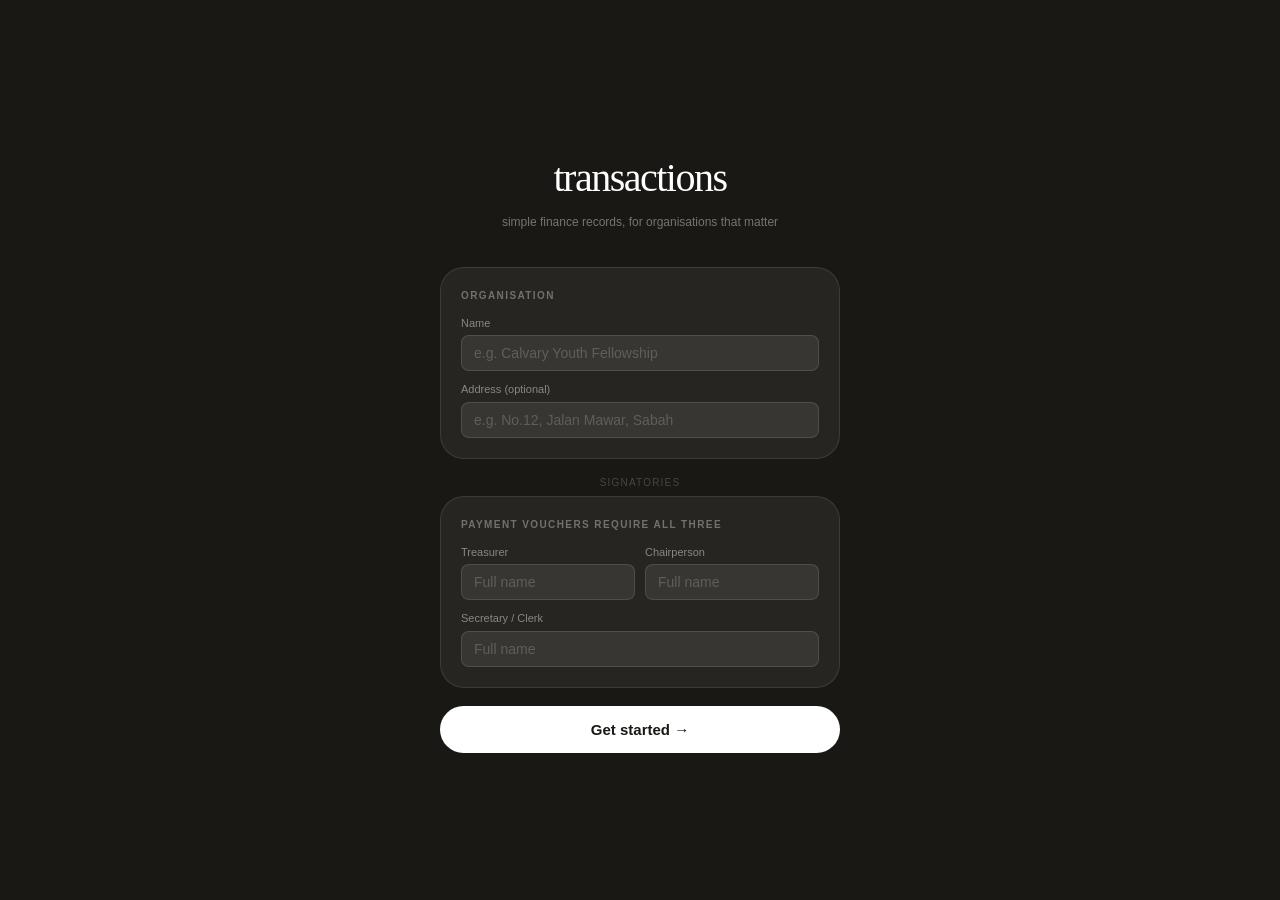
<file: index.html>
<!DOCTYPE html>
<html lang="en">
<head>
<meta charset="UTF-8">
<meta name="viewport" content="width=device-width,initial-scale=1.0,maximum-scale=1.0,user-scalable=no">
<meta name="apple-mobile-web-app-capable" content="yes">
<meta name="apple-mobile-web-app-status-bar-style" content="default">
<meta name="apple-mobile-web-app-title" content="transactions">
<meta name="theme-color" content="#f9f7f4">
<title>transactions</title>
<style>
:root{
  --ink:#1a1814;--ink80:rgba(26,24,20,.8);--ink60:rgba(26,24,20,.6);
  --ink40:rgba(26,24,20,.4);--ink20:rgba(26,24,20,.2);--ink12:rgba(26,24,20,.12);
  --ink06:rgba(26,24,20,.06);--ink03:rgba(26,24,20,.03);
  --paper:#f9f7f4;--white:#fff;--rule:rgba(26,24,20,.1);
  --pos:#2a6b45;--neg:#c0392b;
  --r-xs:8px;--r-sm:12px;--r:18px;--r-lg:24px;--r-xl:32px;
  --sh-sm:0 2px 8px rgba(26,24,20,.07),0 1px 2px rgba(26,24,20,.04);
  --sh:0 4px 20px rgba(26,24,20,.08),0 1px 4px rgba(26,24,20,.04);
  --sh-lg:0 12px 40px rgba(26,24,20,.14),0 2px 8px rgba(26,24,20,.06);
  --nav-h:68px;--safe-b:env(safe-area-inset-bottom,0px);
  --serif:Georgia,'Times New Roman',serif;
  --sans:-apple-system,BlinkMacSystemFont,'Helvetica Neue',sans-serif;
}
*,*::before,*::after{box-sizing:border-box;margin:0;padding:0}
html,body{height:100%;overscroll-behavior:none}
body{font-family:var(--sans);background:var(--paper);color:var(--ink);font-size:15px;line-height:1.5;-webkit-font-smoothing:antialiased;-webkit-tap-highlight-color:transparent}
input,select,button,textarea{font-family:var(--sans)}
button{cursor:pointer;border:none;background:none}

/* ONBOARD */
#onboard{position:fixed;inset:0;z-index:600;background:var(--ink);display:flex;flex-direction:column;align-items:center;justify-content:center;padding:28px 20px;overflow-y:auto}
.ob-mark{font-family:var(--serif);font-size:40px;color:#fff;letter-spacing:-1.5px;margin-bottom:5px;text-align:center}
.ob-tag{font-size:12px;color:rgba(255,255,255,.4);margin-bottom:36px;text-align:center}
.ob-card{background:rgba(255,255,255,.06);border:1px solid rgba(255,255,255,.1);border-radius:var(--r-lg);padding:20px;width:100%;max-width:400px;margin-bottom:10px}
.ob-slabel{font-size:10px;font-weight:600;letter-spacing:1.4px;text-transform:uppercase;color:rgba(255,255,255,.35);margin-bottom:12px}
.ob-f{margin-bottom:10px}
.ob-f:last-child{margin-bottom:0}
.ob-f label{display:block;font-size:11px;font-weight:500;color:rgba(255,255,255,.45);margin-bottom:4px}
.ob-f input{width:100%;background:rgba(255,255,255,.08);border:1px solid rgba(255,255,255,.12);border-radius:var(--r-xs);padding:9px 12px;color:#fff;font-size:14px;outline:none;transition:border-color .2s}
.ob-f input:focus{border-color:rgba(255,255,255,.35)}
.ob-f input::placeholder{color:rgba(255,255,255,.2)}
.ob-row{display:grid;grid-template-columns:1fr 1fr;gap:10px}
.ob-div{font-size:10px;font-weight:500;text-transform:uppercase;letter-spacing:1.2px;color:rgba(255,255,255,.2);text-align:center;padding:6px 0;width:100%;max-width:400px}
.btn-start{width:100%;max-width:400px;background:#fff;color:var(--ink);border-radius:var(--r-xl);padding:15px;font-size:15px;font-weight:600;margin-top:8px;transition:opacity .2s,transform .15s}
.btn-start:active{transform:scale(.98)}

/* APP */
#app{display:none;min-height:100%;padding-bottom:calc(var(--nav-h) + var(--safe-b))}

/* NAV */
.nav{position:fixed;bottom:0;left:0;right:0;z-index:100;height:calc(var(--nav-h) + var(--safe-b));background:#fff;border-top:1px solid var(--rule);display:flex;align-items:flex-start;padding:10px 0 0}
.nb{flex:1;display:flex;flex-direction:column;align-items:center;gap:4px;padding:7px 2px;border-radius:var(--r-sm);transition:background .15s}
.nb:hover{background:var(--ink06)}
.nb-pip{width:4px;height:4px;border-radius:50%;background:transparent;transition:background .2s}
.nb.active .nb-pip{background:var(--ink)}
.nb-icon{font-size:18px;line-height:1;opacity:.3;transition:opacity .2s}
.nb.active .nb-icon{opacity:1}
.nb-lbl{font-size:9px;font-weight:600;letter-spacing:.6px;text-transform:uppercase;color:var(--ink40)}
.nb.active .nb-lbl{color:var(--ink)}

/* PAGES */
.page{display:none}
.page.active{display:block}

/* PAGE HEADER */
.pg-hd{padding:20px 16px 14px;border-bottom:1px solid var(--rule);background:var(--paper);position:sticky;top:0;z-index:20}
.pg-title{font-family:var(--serif);font-size:25px;letter-spacing:-.5px}
.pg-sub{font-size:12px;color:var(--ink40);margin-top:2px}

/* HERO */
.hero{background:var(--ink);margin:12px 16px 0;border-radius:var(--r-xl);padding:24px;position:relative;overflow:hidden;box-shadow:var(--sh-lg)}
.hero::after{content:'';position:absolute;inset:0;background:radial-gradient(ellipse at 80% 20%,rgba(255,255,255,.04) 0%,transparent 60%);pointer-events:none}
.hero-top{display:flex;align-items:center;justify-content:space-between;margin-bottom:14px}
.hero-wname{font-size:13px;font-weight:500;color:rgba(255,255,255,.5)}
.hero-badge{font-size:9px;font-weight:600;letter-spacing:.8px;text-transform:uppercase;color:rgba(255,255,255,.3);background:rgba(255,255,255,.08);padding:3px 8px;border-radius:20px}
.hero-lbl{font-size:11px;color:rgba(255,255,255,.4);margin-bottom:4px}
.hero-bal{font-family:var(--serif);font-size:48px;color:#fff;letter-spacing:-2px;line-height:.95;margin-bottom:20px}
.hero-bal .cur{font-size:22px;letter-spacing:-1px;vertical-align:top;margin-top:5px;display:inline-block;opacity:.6}
.hero-row{display:flex;border-top:1px solid rgba(255,255,255,.08);padding-top:14px}
.hero-stat{flex:1}
.hero-stat+.hero-stat{border-left:1px solid rgba(255,255,255,.08);padding-left:16px}
.hs-lbl{font-size:10px;color:rgba(255,255,255,.35);margin-bottom:3px}
.hs-val{font-family:var(--serif);font-size:18px;color:#fff;letter-spacing:-.4px}

/* WALLET STRIP */
.wstrip{display:flex;gap:6px;padding:10px 16px 0;overflow-x:auto;scrollbar-width:none;-webkit-overflow-scrolling:touch}
.wstrip::-webkit-scrollbar{display:none}
.wchip{flex-shrink:0;padding:6px 13px;border-radius:var(--r-xl);font-size:12px;font-weight:600;border:1.5px solid var(--rule);background:#fff;color:var(--ink60);cursor:pointer;transition:all .15s;white-space:nowrap}
.wchip.active{background:var(--ink);color:#fff;border-color:var(--ink)}

/* MONTH NAV */
.mnav{display:flex;align-items:center;padding:12px 16px 0}
.mnav-btn{width:30px;height:30px;display:flex;align-items:center;justify-content:center;border-radius:50%;font-size:16px;color:var(--ink40);transition:all .15s}
.mnav-btn:hover{background:var(--ink06);color:var(--ink)}
.mnav-lbl{flex:1;text-align:center;font-size:13px;font-weight:500;color:var(--ink80)}

/* P&L STRIP */
.pl-strip{display:grid;grid-template-columns:1fr 1fr 1fr;gap:7px;padding:8px 16px 0}
.pl-card{background:#fff;border-radius:var(--r);padding:13px 11px;border:1px solid var(--rule)}
.pl-lbl{font-size:9px;font-weight:600;letter-spacing:.9px;text-transform:uppercase;color:var(--ink40);margin-bottom:4px}
.pl-val{font-family:var(--serif);font-size:18px;letter-spacing:-.4px}
.pl-val.pos{color:var(--pos)}.pl-val.neg{color:var(--neg)}.pl-val.net{color:var(--ink)}

/* SECTION */
.sec{padding:18px 16px 8px;display:flex;align-items:baseline;justify-content:space-between}
.sec-t{font-size:11px;font-weight:600;letter-spacing:1px;text-transform:uppercase;color:var(--ink40)}
.sec-a{font-size:12px;font-weight:500;color:var(--ink40);transition:color .15s}
.sec-a:hover{color:var(--ink)}

/* TX LIST */
.txl{padding:0 16px;display:flex;flex-direction:column;gap:1px}
.txi{background:#fff;padding:13px 15px;display:flex;align-items:center;gap:12px;cursor:pointer;transition:background .12s}
.txi:first-child{border-radius:var(--r) var(--r) 0 0}
.txi:last-child{border-radius:0 0 var(--r) var(--r)}
.txi:only-child{border-radius:var(--r)}
.txi:hover{background:var(--ink03)}
.txi-icon{width:34px;height:34px;border-radius:10px;background:var(--ink06);display:flex;align-items:center;justify-content:center;font-size:14px;flex-shrink:0}
.txi-icon.inc{background:rgba(42,107,69,.08)}
.txi-icon.exp{background:rgba(192,57,43,.08)}
.txi-body{flex:1;min-width:0}
.txi-title{font-size:14px;font-weight:500;white-space:nowrap;overflow:hidden;text-overflow:ellipsis}
.txi-sub{font-size:11px;color:var(--ink40);margin-top:1px}
.txi-att{font-size:10px;color:var(--ink40);margin-top:1px}
.txi-r{text-align:right;flex-shrink:0}
.txi-amt{font-family:var(--serif);font-size:16px;letter-spacing:-.3px}
.txi-amt.pos{color:var(--pos)}.txi-amt.neg{color:var(--neg)}
.txi-ref{font-size:10px;color:var(--ink40);margin-top:1px;font-family:'Courier New',monospace}
.tx-sep{height:1px;background:var(--rule);margin:0 16px}

/* EMPTY */
.empty{text-align:center;padding:44px 20px;background:#fff;border-radius:var(--r);margin:0 16px}
.empty-i{font-size:28px;opacity:.15;margin-bottom:10px}
.empty-t{font-size:14px;font-weight:500;color:var(--ink40)}
.empty-s{font-size:12px;color:var(--ink40);margin-top:3px;opacity:.7}

/* NEW ENTRY */
.type-toggle{display:grid;grid-template-columns:1fr 1fr;gap:8px;padding:14px 16px 0}
.topt{border:1.5px solid var(--rule);border-radius:var(--r);padding:15px;cursor:pointer;transition:all .18s;background:#fff}
.topt:hover{border-color:var(--ink20)}
.topt.ai{border-color:var(--pos);background:rgba(42,107,69,.04)}
.topt.ae{border-color:var(--neg);background:rgba(192,57,43,.04)}
.topt-icon{font-size:20px;margin-bottom:7px}
.topt-lbl{font-size:14px;font-weight:600;color:var(--ink)}
.topt.ai .topt-lbl{color:var(--pos)}.topt.ae .topt-lbl{color:var(--neg)}
.topt-sub{font-size:11px;color:var(--ink40);margin-top:1px}

/* WALLET PICKER IN FORM */
.wpick-wrap{padding:12px 16px 0}
.wpick-box{background:#fff;border:1.5px solid var(--rule);border-radius:var(--r);padding:11px 14px;transition:border-color .2s}
.wpick-box:focus-within{border-color:var(--ink)}
.wpick-lbl{font-size:10px;font-weight:600;letter-spacing:.9px;text-transform:uppercase;color:var(--ink40);margin-bottom:7px}
.wpick-row{display:flex;gap:6px;overflow-x:auto;scrollbar-width:none;-webkit-overflow-scrolling:touch}
.wpick-row::-webkit-scrollbar{display:none}
.wpick-chip{flex-shrink:0;padding:5px 11px;border-radius:var(--r-xl);font-size:12px;font-weight:600;border:1.5px solid var(--rule);background:var(--paper);color:var(--ink60);cursor:pointer;transition:all .15s;white-space:nowrap}
.wpick-chip.active{background:var(--ink);color:#fff;border-color:var(--ink)}

/* AMOUNT */
.amt-block{padding:14px 16px 0}
.amt-lbl{font-size:10px;font-weight:600;letter-spacing:1px;text-transform:uppercase;color:var(--ink40);margin-bottom:7px}
.amt-row{display:flex;align-items:center;background:#fff;border:1.5px solid var(--rule);border-radius:var(--r);padding:3px 16px;transition:border-color .2s}
.amt-row:focus-within{border-color:var(--ink)}
.amt-rm{font-family:var(--serif);font-size:20px;color:var(--ink40);padding-right:7px;flex-shrink:0}
.amt-input{flex:1;background:none;border:none;outline:none;font-family:var(--serif);font-size:34px;letter-spacing:-1px;color:var(--ink);padding:9px 0;width:100%}
.amt-input::placeholder{color:var(--ink12)}

/* FORM */
.fblock{padding:10px 16px 0;display:flex;flex-direction:column;gap:7px}
.f2{display:grid;grid-template-columns:1fr 1fr;gap:7px}
.field{background:#fff;border:1.5px solid var(--rule);border-radius:var(--r);padding:10px 14px;transition:border-color .2s}
.field:focus-within{border-color:var(--ink)}
.field label{display:block;font-size:10px;font-weight:600;letter-spacing:.9px;text-transform:uppercase;color:var(--ink40);margin-bottom:4px}
.field input,.field select{width:100%;background:none;border:none;outline:none;font-size:14px;color:var(--ink);appearance:none;padding:0}
.field input::placeholder{color:rgba(26,24,20,.2)}
.field select{cursor:pointer}

/* ATTACHMENT */
.att-block{padding:10px 16px 0}
.att-zone{background:#fff;border:1.5px dashed var(--ink20);border-radius:var(--r);padding:16px;text-align:center;cursor:pointer;transition:all .2s;position:relative}
.att-zone:hover{border-color:var(--ink);background:var(--ink03)}
.att-zone input[type=file]{position:absolute;inset:0;opacity:0;cursor:pointer;width:100%;height:100%}
.att-zone-icon{font-size:22px;opacity:.3;margin-bottom:5px}
.att-zone-lbl{font-size:13px;font-weight:500;color:var(--ink60)}
.att-zone-sub{font-size:11px;color:var(--ink40);margin-top:2px}
.att-items{padding:0 16px;display:flex;flex-direction:column;gap:6px;margin-top:7px}
.att-item{background:#fff;border:1px solid var(--rule);border-radius:var(--r-sm);padding:9px 12px;display:flex;align-items:center;gap:9px}
.att-item-ico{font-size:16px;flex-shrink:0}
.att-item-name{flex:1;font-size:12px;font-weight:500;overflow:hidden;text-overflow:ellipsis;white-space:nowrap}
.att-item-sz{font-size:11px;color:var(--ink40);flex-shrink:0}
.att-item-rm{color:var(--neg);font-size:13px;padding:4px;flex-shrink:0}
.att-thumb{width:100%;border-radius:var(--r-sm);max-height:160px;object-fit:cover;margin-top:4px;display:block}

/* SAVE */
.btn-save{display:block;width:calc(100% - 32px);margin:14px 16px 0;background:var(--ink);color:#fff;border-radius:var(--r-xl);padding:15px;font-size:15px;font-weight:600;box-shadow:0 4px 20px rgba(26,24,20,.25);transition:opacity .2s,transform .15s}
.btn-save:active{transform:scale(.98)}
.btn-clr{display:block;width:calc(100% - 32px);margin:8px 16px 0;padding:11px;font-size:13px;font-weight:500;color:var(--ink40)}

/* AUDIT */
.audit-nav{background:#fff;padding:12px 16px;display:flex;align-items:center;gap:7px;border-bottom:1px solid var(--rule);flex-wrap:wrap}
.abtn{display:flex;align-items:center;gap:4px;background:var(--ink);color:#fff;border-radius:var(--r-xl);padding:6px 12px;font-size:11px;font-weight:600;transition:opacity .2s;white-space:nowrap}
.abtn:hover{opacity:.82}
.abtn.sec{background:var(--paper);color:var(--ink);border:1.5px solid var(--rule)}
.abtn.sec:hover{border-color:var(--ink)}
.astrip{display:flex;gap:0;margin:10px 16px 0;background:#fff;border-radius:var(--r);border:1px solid var(--rule);overflow:hidden}
.asi{flex:1;padding:12px 8px;border-right:1px solid var(--rule);text-align:center}
.asi:last-child{border-right:none}
.asi-lbl{font-size:9px;font-weight:600;text-transform:uppercase;letter-spacing:.8px;color:var(--ink40);margin-bottom:3px}
.asi-val{font-family:var(--serif);font-size:15px;letter-spacing:-.3px}
.asi-val.pos{color:var(--pos)}.asi-val.neg{color:var(--neg)}.asi-val.bal{color:var(--ink)}
.audit-wrap{margin:10px 16px 0;background:#fff;border-radius:var(--r);border:1px solid var(--rule);overflow:hidden;overflow-x:auto}
.atbl{width:100%;border-collapse:collapse;min-width:480px}
.atbl thead th{padding:8px 11px;font-size:9px;font-weight:600;text-transform:uppercase;letter-spacing:.8px;color:var(--ink40);text-align:left;border-bottom:1px solid var(--rule);background:var(--paper);white-space:nowrap}
.atbl tbody td{padding:10px 11px;font-size:12px;border-bottom:1px solid var(--ink03);vertical-align:middle}
.atbl tbody tr:last-child td{border-bottom:none}
.atbl tbody tr{cursor:pointer;transition:background .1s}
.atbl tbody tr:hover td{background:var(--ink03)}
.atbl tfoot td{padding:10px 11px;font-size:12px;font-weight:600;background:var(--paper);border-top:1px solid var(--rule)}
.atbl .r{text-align:right}
.atbl .ref{font-family:'Courier New',monospace;font-size:10px;color:var(--ink40)}
.col-in{color:var(--pos);font-weight:600;font-family:var(--serif)}
.col-out{color:var(--neg);font-weight:600;font-family:var(--serif)}
.col-bal{color:var(--ink);font-weight:600;font-family:var(--serif)}

/* RANGE PICKER */
.range-block{display:none;margin:10px 16px 0;background:#fff;border:1px solid var(--rule);border-radius:var(--r);padding:14px}
.range-block.open{display:block}
.range-row{display:grid;grid-template-columns:1fr 1fr;gap:8px;margin-bottom:10px}
.rfield{background:var(--paper);border:1.5px solid var(--rule);border-radius:var(--r-sm);padding:9px 11px}
.rfield label{display:block;font-size:9px;font-weight:600;letter-spacing:.9px;text-transform:uppercase;color:var(--ink40);margin-bottom:4px}
.rfield input{width:100%;background:none;border:none;outline:none;font-size:13px;color:var(--ink)}

/* BUDGET */
.bud-hero{background:var(--ink);margin:12px 16px 0;border-radius:var(--r-xl);padding:22px;box-shadow:var(--sh-lg);display:flex;align-items:center;justify-content:space-between;gap:14px}
.bh-lbl{font-size:10px;font-weight:600;letter-spacing:1px;text-transform:uppercase;color:rgba(255,255,255,.35);margin-bottom:4px}
.bh-pct{font-family:var(--serif);font-size:44px;letter-spacing:-2px;color:#fff;line-height:1}
.bh-sub{font-size:11px;color:rgba(255,255,255,.35);margin-top:4px}
.bh-donut{position:relative;width:68px;height:68px;flex-shrink:0}
.bh-donut svg{transform:rotate(-90deg)}
.bh-donut-lbl{position:absolute;inset:0;display:flex;align-items:center;justify-content:center;font-size:12px;font-weight:600;color:#fff}
.bud-list{padding:0 16px;display:flex;flex-direction:column;gap:7px}
.bud-item{background:#fff;border-radius:var(--r);padding:14px;border:1px solid var(--rule)}
.bi-hd{display:flex;align-items:baseline;justify-content:space-between;margin-bottom:8px}
.bi-name{font-size:14px;font-weight:500}
.bi-pct{font-size:11px;font-weight:600;padding:2px 8px;border-radius:20px}
.bi-pct.ok{background:rgba(42,107,69,.08);color:var(--pos)}
.bi-pct.warn{background:rgba(180,120,0,.08);color:#b47800}
.bi-pct.over{background:rgba(192,57,43,.08);color:var(--neg)}
.bi-pct.none{background:var(--ink06);color:var(--ink40)}
.bi-nums{display:flex;justify-content:space-between;font-size:11px;color:var(--ink40);margin-bottom:7px}
.bi-bar{height:4px;background:var(--ink06);border-radius:2px;overflow:hidden;margin-bottom:10px}
.bi-fill{height:100%;border-radius:2px;transition:width .6s cubic-bezier(.34,1.4,.64,1)}
.bi-fill.ok{background:var(--pos)}.bi-fill.warn{background:#b47800}.bi-fill.over{background:var(--neg)}.bi-fill.none{background:var(--ink20)}
.bi-inp-row{display:flex;align-items:center;gap:7px}
.bi-cur{font-size:12px;font-weight:500;color:var(--ink40)}
.bi-inp{flex:1;background:var(--paper);border:1px solid var(--rule);border-radius:var(--r-xs);padding:6px 9px;font-size:13px;color:var(--ink);outline:none;transition:border-color .2s}
.bi-inp:focus{border-color:var(--ink)}
.bi-inp::placeholder{color:rgba(26,24,20,.2)}
.bi-set{background:var(--ink);color:#fff;border-radius:var(--r-xs);padding:6px 12px;font-size:12px;font-weight:600;transition:opacity .2s}
.bi-set:hover{opacity:.8}

/* WALLETS PAGE */
.wallets-list{padding:0 16px;display:flex;flex-direction:column;gap:8px}
.wcard{background:#fff;border:1px solid var(--rule);border-radius:var(--r-lg);padding:17px;cursor:pointer;transition:all .15s;display:flex;align-items:center;justify-content:space-between;gap:12px}
.wcard:hover{border-color:var(--ink20);box-shadow:var(--sh-sm)}
.wcard.master{background:var(--ink);border-color:var(--ink)}
.wc-name{font-size:15px;font-weight:600;margin-bottom:3px}
.wcard.master .wc-name{color:rgba(255,255,255,.6)}
.wc-bal{font-family:var(--serif);font-size:22px;letter-spacing:-.5px}
.wcard.master .wc-bal{color:#fff}
.wc-bal.pos{color:var(--pos)}.wc-bal.zero{color:var(--ink40)}
.wc-cnt{font-size:11px;color:var(--ink40);margin-top:3px}
.wcard.master .wc-cnt{color:rgba(255,255,255,.3)}
.wc-arr{font-size:18px;opacity:.2}
.wcard.master .wc-arr{color:#fff;opacity:.3}
.btn-add-w{display:flex;align-items:center;justify-content:center;gap:8px;width:100%;padding:15px;border:1.5px dashed var(--ink20);border-radius:var(--r-lg);background:transparent;color:var(--ink60);font-size:14px;font-weight:500;transition:all .2s}
.btn-add-w:hover{border-color:var(--ink);color:var(--ink)}

/* SHEET */
.overlay{position:fixed;inset:0;z-index:400;background:rgba(26,24,20,.4);backdrop-filter:blur(2px);display:none;align-items:flex-end;justify-content:center}
.overlay.open{display:flex}
.sheet{background:#fff;border-radius:var(--r-xl) var(--r-xl) 0 0;width:100%;max-width:600px;max-height:92vh;overflow-y:auto;padding-bottom:calc(20px + var(--safe-b));box-shadow:0 -12px 48px rgba(26,24,20,.18);animation:shUp .26s cubic-bezier(.32,1,.4,1)}
@keyframes shUp{from{transform:translateY(48px);opacity:0}to{transform:translateY(0);opacity:1}}
.sh-pull{width:32px;height:3px;border-radius:2px;background:var(--ink20);margin:11px auto 0}
.sh-hd{display:flex;align-items:flex-start;justify-content:space-between;padding:13px 20px 11px;border-bottom:1px solid var(--rule)}
.sh-title{font-size:16px;font-weight:600;letter-spacing:-.2px}
.sh-ref{font-size:11px;color:var(--ink40);font-family:'Courier New',monospace;margin-top:2px}
.sh-x{width:27px;height:27px;border-radius:50%;background:var(--ink06);color:var(--ink40);display:flex;align-items:center;justify-content:center;font-size:13px;flex-shrink:0;transition:all .15s}
.sh-x:hover{background:var(--ink12);color:var(--ink)}
.sh-amt-block{padding:16px 20px 13px;border-bottom:1px solid var(--rule)}
.sh-amt-lbl{font-size:10px;font-weight:600;letter-spacing:.9px;text-transform:uppercase;color:var(--ink40);margin-bottom:4px}
.sh-amt-val{font-family:var(--serif);font-size:36px;letter-spacing:-1.5px;line-height:1}
.sh-amt-val.pos{color:var(--pos)}.sh-amt-val.neg{color:var(--neg)}
.drow{display:flex;padding:9px 20px;border-bottom:1px solid var(--ink03);gap:13px}
.drow:last-of-type{border-bottom:1px solid var(--rule)}
.dk{font-size:11px;font-weight:500;color:var(--ink40);width:115px;flex-shrink:0;padding-top:1px}
.dv{font-size:13px;color:var(--ink);flex:1}
.sh-att-block{padding:12px 20px;border-bottom:1px solid var(--rule)}
.sh-att-lbl{font-size:10px;font-weight:600;letter-spacing:.9px;text-transform:uppercase;color:var(--ink40);margin-bottom:9px}
.sh-att-img{width:100%;border-radius:var(--r-sm);max-height:200px;object-fit:cover;cursor:pointer;display:block;margin-bottom:6px}
.sh-att-doc{display:flex;align-items:center;gap:9px;background:var(--paper);border-radius:var(--r-sm);padding:9px 12px;margin-bottom:6px}
.sh-att-doc-ico{font-size:20px}
.sh-att-doc-name{font-size:13px;font-weight:500;flex:1;overflow:hidden;text-overflow:ellipsis;white-space:nowrap}
.sh-actions{display:flex;gap:7px;padding:13px 20px 0;flex-wrap:wrap}
.btn-sh-p{flex:1;background:var(--ink);color:#fff;border-radius:var(--r-xl);padding:12px;font-size:14px;font-weight:600;display:flex;align-items:center;justify-content:center;gap:5px;transition:opacity .2s}
.btn-sh-p:hover{opacity:.85}
.btn-sh-g{background:var(--ink06);color:var(--ink40);border-radius:var(--r-xl);padding:12px 16px;font-size:13px;font-weight:500;transition:all .15s}
.btn-sh-g:hover{background:var(--ink12);color:var(--neg)}

/* SETTINGS */
.sform{padding:14px 20px;display:flex;flex-direction:column;gap:8px}

/* VOUCHER */
@media print{body>*:not(#vp){display:none!important}#vp{display:block!important}@page{margin:16mm 18mm;size:A4}}
#vp{display:none;position:fixed;inset:0;z-index:9999;background:#fff;overflow-y:auto}
.vpage{font-family:Georgia,serif;color:#1a1814;max-width:680px;margin:0 auto;padding:38px 42px}
.v-hd{display:flex;justify-content:space-between;align-items:flex-start;padding-bottom:16px;border-bottom:2px solid #1a1814;margin-bottom:20px}
.v-org{font-size:17px;font-weight:700}
.v-org-sub{font-size:11px;color:#888;margin-top:3px;line-height:1.5}
.v-type{text-align:right}
.v-type-lbl{font-size:19px;font-weight:700;letter-spacing:1.5px;text-transform:uppercase}
.v-type-lbl.inc{color:#2a6b45}.v-type-lbl.exp{color:#c0392b}
.v-ref{font-family:'Courier New',monospace;font-size:11px;color:#888;margin-top:4px}
.v-meta{display:flex;flex-wrap:wrap;border:1px solid #e8e5e0;border-radius:6px;overflow:hidden;margin-bottom:16px}
.v-mi{flex:1;min-width:120px;padding:10px 13px;border-right:1px solid #e8e5e0}
.v-mi:last-child{border-right:none}
.v-mi-lbl{font-size:9px;text-transform:uppercase;letter-spacing:1.1px;color:#aaa;margin-bottom:3px;font-family:Arial,sans-serif}
.v-mi-val{font-size:13px;font-weight:600}
.v-desc{border:1px solid #e8e5e0;border-radius:6px;padding:12px 14px;margin-bottom:16px}
.v-desc-lbl{font-size:9px;text-transform:uppercase;letter-spacing:1.1px;color:#aaa;margin-bottom:6px;font-family:Arial,sans-serif}
.v-desc-txt{font-size:15px;line-height:1.5}
.v-desc-notes{font-size:11px;color:#888;margin-top:6px;line-height:1.6}
.v-amt{background:#f4f2ef;border-radius:6px;padding:13px 16px;margin-bottom:20px;display:flex;justify-content:space-between;align-items:center}
.v-amt-lbl{font-size:9px;text-transform:uppercase;letter-spacing:1.1px;color:#888;font-family:Arial,sans-serif}
.v-amt-words{font-size:12px;color:#666;margin-top:4px;font-style:italic}
.v-amt-fig{font-size:29px;font-weight:700}
.v-amt-fig.inc{color:#2a6b45}.v-amt-fig.exp{color:#c0392b}
.v-sigs{display:flex;gap:20px}
.v-sig{flex:1}
.v-sig-line{border-top:1px solid #555;padding-top:7px;margin-top:54px}
.v-sig-name{font-size:12px;font-weight:700}
.v-sig-role{font-size:10px;color:#888;margin-top:2px;font-family:Arial,sans-serif}
.v-foot{text-align:center;margin-top:32px;padding-top:10px;border-top:1px solid #eee;font-size:9px;color:#ccc;font-family:Arial,sans-serif}

/* TOAST */
.toast{position:fixed;bottom:calc(var(--nav-h) + var(--safe-b) + 12px);left:50%;transform:translateX(-50%);background:var(--ink);color:#fff;padding:9px 18px;border-radius:var(--r-xl);font-size:13px;font-weight:500;white-space:nowrap;z-index:500;box-shadow:var(--sh-lg);display:none;animation:tIn .2s ease}
@keyframes tIn{from{opacity:0;transform:translateX(-50%) translateY(6px)}to{opacity:1;transform:translateX(-50%) translateY(0)}}
.sp{height:20px}
</style>
</head>
<body>

<!-- ONBOARD -->
<div id="onboard">
  <div class="ob-mark">transactions</div>
  <div class="ob-tag">simple finance records, for organisations that matter</div>
  <div class="ob-card">
    <div class="ob-slabel">Organisation</div>
    <div class="ob-f"><label>Name</label><input id="ob-org" placeholder="e.g. Calvary Youth Fellowship"></div>
    <div class="ob-f"><label>Address (optional)</label><input id="ob-addr" placeholder="e.g. No.12, Jalan Mawar, Sabah"></div>
  </div>
  <div class="ob-div">Signatories</div>
  <div class="ob-card">
    <div class="ob-slabel">Payment vouchers require all three</div>
    <div class="ob-row">
      <div class="ob-f"><label>Treasurer</label><input id="ob-treas" placeholder="Full name"></div>
      <div class="ob-f"><label>Chairperson</label><input id="ob-chair" placeholder="Full name"></div>
    </div>
    <div class="ob-f"><label>Secretary / Clerk</label><input id="ob-clerk" placeholder="Full name"></div>
  </div>
  <button class="btn-start" onclick="startApp()">Get started →</button>
</div>

<!-- APP -->
<div id="app">

<!-- OVERVIEW -->
<div class="page active" id="pg-overview">
  <div class="hero" id="hero-card">
    <div class="hero-top">
      <div class="hero-wname" id="hero-wname">All Wallets</div>
      <div style="display:flex;align-items:center;gap:8px">
        <div class="hero-badge" id="hero-badge">master</div>
        <button onclick="openSettings()" style="background:rgba(255,255,255,.12);border:none;border-radius:50%;width:26px;height:26px;color:rgba(255,255,255,.6);font-size:13px;cursor:pointer;display:flex;align-items:center;justify-content:center">&#9881;</button>
      </div>
    </div>
    <div class="hero-lbl">current balance</div>
    <div class="hero-bal"><span class="cur">RM</span><span id="hero-bal">0.00</span></div>
    <div class="hero-row">
      <div class="hero-stat"><div class="hs-lbl">All time in</div><div class="hs-val" id="hero-in">RM 0</div></div>
      <div class="hero-stat"><div class="hs-lbl">All time out</div><div class="hs-val" id="hero-out">RM 0</div></div>
    </div>
  </div>
  <div class="wstrip" id="wstrip"></div>
  <div class="mnav">
    <button class="mnav-btn" onclick="changeOvM(-1)">&#8249;</button>
    <div class="mnav-lbl" id="ov-mlbl"></div>
    <button class="mnav-btn" onclick="changeOvM(1)">&#8250;</button>
  </div>
  <div class="pl-strip">
    <div class="pl-card"><div class="pl-lbl">Income</div><div class="pl-val pos" id="pl-in">RM 0</div></div>
    <div class="pl-card"><div class="pl-lbl">Expenses</div><div class="pl-val neg" id="pl-out">RM 0</div></div>
    <div class="pl-card"><div class="pl-lbl">Net</div><div class="pl-val net" id="pl-net">RM 0</div></div>
  </div>
  <div class="sec"><div class="sec-t">Transactions</div><button class="sec-a" onclick="goPage('audit')">audit →</button></div>
  <div class="txl" id="ov-list"></div>
  <div class="sp"></div>
</div>

<!-- NEW ENTRY -->
<div class="page" id="pg-new">
  <div class="pg-hd">
    <div class="pg-title">new entry</div>
    <div class="pg-sub" id="new-sub">Select wallet &amp; type below</div>
  </div>
  <div class="wpick-wrap">
    <div class="wpick-box">
      <div class="wpick-lbl">Wallet</div>
      <div class="wpick-row" id="wpick-row"></div>
    </div>
  </div>
  <div class="type-toggle">
    <div class="topt" id="topt-income" onclick="pickType('income')">
      <div class="topt-icon">&#8593;</div>
      <div class="topt-lbl">Income</div>
      <div class="topt-sub">money in</div>
    </div>
    <div class="topt" id="topt-expense" onclick="pickType('expense')">
      <div class="topt-icon">&#8595;</div>
      <div class="topt-lbl">Expense</div>
      <div class="topt-sub">money out</div>
    </div>
  </div>
  <div class="amt-block">
    <div class="amt-lbl">Amount</div>
    <div class="amt-row">
      <span class="amt-rm">RM</span>
      <input class="amt-input" id="f-amount" type="number" step="0.01" min="0" placeholder="0.00">
    </div>
  </div>
  <div class="fblock">
    <div class="f2">
      <div class="field"><label>Date</label><input id="f-date" type="date"></div>
      <div class="field"><label>Category</label>
        <select id="f-cat">
          <option value="">Select&#8230;</option>
          <optgroup label="Income">
            <option>Tithes &amp; Offering</option><option>Donations</option>
            <option>Event Collections</option><option>Programme Fees</option>
            <option>Fundraising</option><option>Grants Received</option><option>Other Income</option>
          </optgroup>
          <optgroup label="Expenses">
            <option>Worship &amp; Music</option><option>Youth Ministry</option>
            <option>Outreach / Mission</option><option>Operations</option>
            <option>Building &amp; Maintenance</option><option>Administration</option>
            <option>Events &amp; Programs</option><option>Welfare</option>
            <option>Staff / Honorarium</option><option>Other Expenses</option>
          </optgroup>
        </select>
      </div>
    </div>
    <div class="field"><label>Description</label><input id="f-desc" type="text" placeholder="What is this for?"></div>
    <div class="f2">
      <div class="field"><label>Received / Requested by</label><input id="f-req" type="text" placeholder="Name"></div>
      <div class="field"><label>Payment method</label>
        <select id="f-method">
          <option value="">Select&#8230;</option>
          <option>Cash</option><option>Cheque</option><option>Bank Transfer</option>
          <option>Online Banking</option><option>DuitNow / QR</option>
        </select>
      </div>
    </div>
    <div class="field"><label>Cheque / Transfer reference</label><input id="f-cheque" type="text" placeholder="e.g. CHQ 012345"></div>
    <div class="field"><label>Supporting document reference</label><input id="f-support" type="text" placeholder="e.g. Invoice INV-001"></div>
  </div>
  <div class="att-block">
    <div class="att-zone">
      <input type="file" id="att-input" accept="image/*,application/pdf" multiple onchange="handleAtt(this)">
      <div class="att-zone-icon">&#128206;</div>
      <div class="att-zone-lbl">Attach supporting document</div>
      <div class="att-zone-sub">Photo or PDF &#8212; tap to browse or photograph</div>
    </div>
  </div>
  <div class="att-items" id="att-preview"></div>
  <button class="btn-save" onclick="saveEntry()">Save &amp; generate voucher</button>
  <button class="btn-clr" onclick="clearForm()">Clear</button>
  <div class="sp"></div>
</div>

<!-- AUDIT -->
<div class="page" id="pg-audit">
  <div class="pg-hd" style="padding-bottom:0;border-bottom:none">
    <div class="pg-title">audit trail</div>
  </div>
  <div class="audit-nav">
    <button class="mnav-btn" onclick="changeAuditM(-1)" style="width:30px;height:30px">&#8249;</button>
    <div class="mnav-lbl" id="audit-mlbl" style="flex:1;text-align:center"></div>
    <button class="mnav-btn" onclick="changeAuditM(1)" style="width:30px;height:30px">&#8250;</button>
    <button class="abtn sec" onclick="toggleRange()">&#8595; Range</button>
    <button class="abtn" onclick="export12()">&#8595; Full year</button>
  </div>
  <div class="wstrip" id="audit-wstrip" style="padding-top:8px"></div>
  <div class="range-block" id="range-block">
    <div class="range-row">
      <div class="rfield"><label>From</label><input type="date" id="r-from"></div>
      <div class="rfield"><label>To</label><input type="date" id="r-to"></div>
    </div>
    <button class="abtn" style="width:100%;justify-content:center" onclick="exportRange()">&#8595; Export this range</button>
  </div>
  <div class="astrip">
    <div class="asi"><div class="asi-lbl">Opening</div><div class="asi-val bal" id="as-open">0.00</div></div>
    <div class="asi"><div class="asi-lbl">In</div><div class="asi-val pos" id="as-in">0.00</div></div>
    <div class="asi"><div class="asi-lbl">Out</div><div class="asi-val neg" id="as-out">0.00</div></div>
    <div class="asi"><div class="asi-lbl">Closing</div><div class="asi-val bal" id="as-close">0.00</div></div>
  </div>
  <div class="audit-wrap">
    <table class="atbl">
      <thead><tr><th>Date</th><th>Ref</th><th>Wallet</th><th>Description</th><th>Method</th><th class="r">In (RM)</th><th class="r">Out (RM)</th><th class="r">Balance</th></tr></thead>
      <tbody id="audit-body"></tbody>
      <tfoot id="audit-foot"></tfoot>
    </table>
  </div>
  <div class="sp"></div>
</div>

<!-- BUDGET -->
<div class="page" id="pg-budget">
  <div class="pg-hd" style="border-bottom:none">
    <div class="pg-title">budget</div>
    <div class="pg-sub">year-to-date vs annual targets</div>
  </div>
  <div class="bud-hero">
    <div>
      <div class="bh-lbl">Budget used</div>
      <div class="bh-pct" id="bh-pct">&#8212;</div>
      <div class="bh-sub" id="bh-sub">Set budgets below</div>
    </div>
    <div class="bh-donut">
      <svg width="68" height="68" viewBox="0 0 68 68">
        <circle cx="34" cy="34" r="26" fill="none" stroke="rgba(255,255,255,.12)" stroke-width="7"/>
        <circle cx="34" cy="34" r="26" fill="none" stroke="rgba(255,255,255,.85)" stroke-width="7"
          stroke-linecap="round" id="donut-arc" stroke-dasharray="163.4" stroke-dashoffset="163.4"/>
      </svg>
      <div class="bh-donut-lbl" id="donut-lbl">&#8212;</div>
    </div>
  </div>
  <div class="sec">
    <div class="sec-t">By category</div>
    <button class="abtn" onclick="exportBudget()">&#8595; PDF</button>
  </div>
  <div class="bud-list" id="bud-list"></div>
  <div class="sp"></div>
</div>

<!-- WALLETS -->
<div class="page" id="pg-wallets">
  <div class="pg-hd">
    <div class="pg-title">wallets</div>
    <div class="pg-sub">separate pockets of money</div>
  </div>
  <div style="padding:0 16px">
    <div class="wcard master" onclick="selectWallet('__all__');goPage('overview')">
      <div>
        <div class="wc-name">All Wallets</div>
        <div class="wc-bal" id="master-bal">RM 0.00</div>
        <div class="wc-cnt" id="master-cnt">0 transactions</div>
      </div>
      <div class="wc-arr">&#8594;</div>
    </div>
  </div>
  <div class="sec"><div class="sec-t">Your Wallets</div></div>
  <div class="wallets-list" id="wallets-list"></div>
  <div style="padding:10px 16px 0">
    <button class="btn-add-w" onclick="openAddWallet()">&#xFF0B;&nbsp;&nbsp;New wallet</button>
  </div>
  <div class="sp"></div>
</div>

<!-- NAV -->
<nav class="nav">
  <button class="nb active" id="nav-overview" onclick="goPage('overview')">
    <div class="nb-pip"></div><div class="nb-icon">&#9645;</div><div class="nb-lbl">Overview</div>
  </button>
  <button class="nb" id="nav-new" onclick="goPage('new')">
    <div class="nb-pip"></div><div class="nb-icon">&#xFF0B;</div><div class="nb-lbl">New</div>
  </button>
  <button class="nb" id="nav-audit" onclick="goPage('audit')">
    <div class="nb-pip"></div><div class="nb-icon">&#8801;</div><div class="nb-lbl">Audit</div>
  </button>
  <button class="nb" id="nav-budget" onclick="goPage('budget')">
    <div class="nb-pip"></div><div class="nb-icon">&#9675;</div><div class="nb-lbl">Budget</div>
  </button>
  <button class="nb" id="nav-wallets" onclick="goPage('wallets')">
    <div class="nb-pip"></div><div class="nb-icon">&#9672;</div><div class="nb-lbl">Wallets</div>
  </button>
</nav>
</div><!-- end app -->

<!-- TX DETAIL SHEET -->
<div class="overlay" id="tx-ov" onclick="cls('tx-ov')">
  <div class="sheet" onclick="event.stopPropagation()">
    <div class="sh-pull"></div>
    <div class="sh-hd">
      <div><div class="sh-title" id="sh-title"></div><div class="sh-ref" id="sh-ref"></div></div>
      <button class="sh-x" onclick="cls('tx-ov')">&#10005;</button>
    </div>
    <div class="sh-amt-block">
      <div class="sh-amt-lbl" id="sh-amt-lbl">Amount</div>
      <div class="sh-amt-val" id="sh-amt-val"></div>
    </div>
    <div id="sh-body"></div>
    <div id="sh-att"></div>
    <div class="sh-actions" id="sh-actions"></div>
  </div>
</div>

<!-- ADD/EDIT WALLET SHEET -->
<div class="overlay" id="w-ov" onclick="cls('w-ov')">
  <div class="sheet" onclick="event.stopPropagation()">
    <div class="sh-pull"></div>
    <div class="sh-hd">
      <div><div class="sh-title" id="w-sh-title">New Wallet</div></div>
      <button class="sh-x" onclick="cls('w-ov')">&#10005;</button>
    </div>
    <div class="sform">
      <div class="field"><label>Wallet name</label><input id="w-name" type="text" placeholder="e.g. Fundraising 2026, Camp Fund"></div>
      <div class="field"><label>Description (optional)</label><input id="w-desc" type="text" placeholder="What is this wallet for?"></div>
    </div>
    <div class="sh-actions">
      <button class="btn-sh-p" onclick="saveWallet()">Create wallet</button>
    </div>
  </div>
</div>

<!-- SETTINGS SHEET -->
<div class="overlay" id="set-ov" onclick="cls('set-ov')">
  <div class="sheet" onclick="event.stopPropagation()">
    <div class="sh-pull"></div>
    <div class="sh-hd">
      <div><div class="sh-title">Settings</div><div class="sh-ref">Organisation &amp; signatories</div></div>
      <button class="sh-x" onclick="cls('set-ov')">&#10005;</button>
    </div>
    <div class="sform">
      <div class="field"><label>Organisation name</label><input id="st-org" type="text"></div>
      <div class="field"><label>Address</label><input id="st-addr" type="text"></div>
      <div class="f2">
        <div class="field"><label>Treasurer</label><input id="st-treas" type="text"></div>
        <div class="field"><label>Chairperson</label><input id="st-chair" type="text"></div>
      </div>
      <div class="field"><label>Secretary / Clerk</label><input id="st-clerk" type="text"></div>
    </div>
    <div class="sh-actions" style="flex-direction:column">
      <button class="btn-sh-p" onclick="saveSettings()">Save changes</button>
      <button class="btn-sh-g" style="width:100%;text-align:center;margin-top:6px;color:var(--neg)" onclick="resetAll()">Reset all data</button>
    </div>
  </div>
</div>

<div id="vp"></div>
<div class="toast" id="toast"></div>

<script>
var C={org:'',addr:'',treas:'',chair:'',clerk:''};
var wallets=[];
var txs=[];
var budgets={};
var cnt={income:0,expense:0};
var selType='';
var selWid='';
var ovWid='__all__';
var audWid='__all__';
var pendAtt=[];
var editWid=null;
var ovM=new Date();ovM.setDate(1);
var audM=new Date();audM.setDate(1);

var MO=['January','February','March','April','May','June','July','August','September','October','November','December'];
var ECATS=['Worship & Music','Youth Ministry','Outreach / Mission','Operations','Building & Maintenance','Administration','Events & Programs','Welfare','Staff / Honorarium','Other Expenses'];

// STORAGE
var LS={
  save:function(){
    try{
      localStorage.setItem('tx_c',JSON.stringify(C));
      localStorage.setItem('tx_w',JSON.stringify(wallets));
      localStorage.setItem('tx_t',JSON.stringify(txs));
      localStorage.setItem('tx_b',JSON.stringify(budgets));
      localStorage.setItem('tx_n',JSON.stringify(cnt));
    }catch(e){toast('Storage full!');}
  },
  load:function(){
    try{
      var c=localStorage.getItem('tx_c');
      if(!c)return false;
      C=Object.assign({},C,JSON.parse(c));
      wallets=JSON.parse(localStorage.getItem('tx_w')||'[]');
      txs=JSON.parse(localStorage.getItem('tx_t')||'[]');
      budgets=JSON.parse(localStorage.getItem('tx_b')||'{}');
      cnt=Object.assign({},cnt,JSON.parse(localStorage.getItem('tx_n')||'{}'));
      return true;
    }catch(e){return false;}
  },
  clear:function(){['tx_c','tx_w','tx_t','tx_b','tx_n'].forEach(function(k){localStorage.removeItem(k);});}
};

// BOOT
window.addEventListener('DOMContentLoaded',function(){
  if(LS.load()&&C.org){g('onboard').style.display='none';launch();}
});

// HELPERS
function g(id){return document.getElementById(id);}
function fmt(n){return 'RM '+Math.abs(n).toLocaleString('en-MY',{minimumFractionDigits:2,maximumFractionDigits:2});}
function fmtN(n){return Math.abs(n).toLocaleString('en-MY',{minimumFractionDigits:2,maximumFractionDigits:2});}
function fmtS(n){var a=Math.abs(n);return 'RM '+(a>=1000?(a/1000).toFixed(1)+'k':a.toLocaleString('en-MY',{minimumFractionDigits:2}));}
function cls(id){g(id).classList.remove('open');}

function genRef(type){
  var y=new Date().getFullYear();
  cnt[type]++;
  return (type==='income'?'RV':'PV')+'-'+y+'-'+String(cnt[type]).padStart(3,'0');
}

function wName(id){
  if(id==='__all__')return'All Wallets';
  var w=wallets.find(function(x){return x.id===id;});
  return w?w.name:'Unknown';
}

function sortedTxs(wid){
  var base=txs.slice().sort(function(a,b){return new Date(a.date)-new Date(b.date);});
  if(wid==='__all__')return base;
  return base.filter(function(t){return t.walletId===wid;});
}

function mTxs(wid,mo){
  var m=mo.getMonth(),y=mo.getFullYear();
  return sortedTxs(wid).filter(function(t){var d=new Date(t.date);return d.getMonth()===m&&d.getFullYear()===y;});
}

function rangeTxs(wid,from,to){
  var f=new Date(from),te=new Date(to);te.setHours(23,59,59);
  return sortedTxs(wid).filter(function(t){var d=new Date(t.date);return d>=f&&d<=te;});
}

function openBal(wid,mo){
  var b=0;
  sortedTxs(wid).forEach(function(t){
    if(new Date(t.date)<mo)b+=t.type==='income'?t.amount:-t.amount;
  });
  return b;
}

function wBal(wid){
  return sortedTxs(wid).reduce(function(s,t){return s+(t.type==='income'?t.amount:-t.amount);},0);
}

function n2w(n){
  if(n===0)return'Zero';
  var o=['','One','Two','Three','Four','Five','Six','Seven','Eight','Nine','Ten','Eleven','Twelve','Thirteen','Fourteen','Fifteen','Sixteen','Seventeen','Eighteen','Nineteen'];
  var t=['','','Twenty','Thirty','Forty','Fifty','Sixty','Seventy','Eighty','Ninety'];
  if(n<20)return o[n];
  if(n<100)return t[Math.floor(n/10)]+(n%10?' '+o[n%10]:'');
  if(n<1000)return o[Math.floor(n/100)]+' Hundred'+(n%100?' '+n2w(n%100):'');
  if(n<1000000)return n2w(Math.floor(n/1000))+' Thousand'+(n%1000?' '+n2w(n%1000):'');
  return n2w(Math.floor(n/1000000))+' Million'+(n%1000000?' '+n2w(n%1000000):'');
}
function amtW(a){var r=Math.floor(a),s=Math.round((a-r)*100);return n2w(r)+' Ringgit'+(s>0?' and '+n2w(s)+' Sen':'')+' Only';}

// ONBOARDING
function startApp(){
  C.org=g('ob-org').value.trim()||'My Organisation';
  C.addr=g('ob-addr').value.trim();
  C.treas=g('ob-treas').value.trim()||'Treasurer';
  C.chair=g('ob-chair').value.trim()||'Chairperson';
  C.clerk=g('ob-clerk').value.trim()||'Secretary';
  if(!wallets.length)wallets.push({id:'w_default',name:'General Fund',desc:''});
  LS.save();
  g('onboard').style.display='none';
  launch();
}

function launch(){
  g('app').style.display='block';
  g('f-date').valueAsDate=new Date();
  renderStrips();
  renderOverview();
  renderBudget();
  renderWallets();
}

// NAV
function goPage(id){
  document.querySelectorAll('.page').forEach(function(p){p.classList.remove('active');});
  document.querySelectorAll('.nb').forEach(function(n){n.classList.remove('active');});
  g('pg-'+id).classList.add('active');
  var nb=g('nav-'+id);if(nb)nb.classList.add('active');
  if(id==='overview')renderOverview();
  if(id==='audit')renderAudit();
  if(id==='budget')renderBudget();
  if(id==='wallets')renderWallets();
  if(id==='new')renderWPicker();
}

// WALLET STRIPS
function renderStrips(){
  // overview strip
  var strip=g('wstrip');
  strip.innerHTML='';
  makeChip(strip,'__all__','All Wallets',ovWid,'selectWallet');
  wallets.forEach(function(w){makeChip(strip,w.id,w.name,ovWid,'selectWallet');});
  // audit strip
  var astrip=g('audit-wstrip');
  astrip.innerHTML='';
  makeChip(astrip,'__all__','All Wallets',audWid,'selectAuditW');
  wallets.forEach(function(w){makeChip(astrip,w.id,w.name,audWid,'selectAuditW');});
}

function makeChip(parent,id,name,activeId,fn){
  var d=document.createElement('div');
  d.className='wchip'+(id===activeId?' active':'');
  d.textContent=name;
  d.onclick=function(){window[fn](id);};
  parent.appendChild(d);
}

function selectWallet(id){ovWid=id;renderStrips();renderOverview();}
function selectAuditW(id){audWid=id;renderStrips();renderAudit();}

function renderWPicker(){
  if(!wallets.length)return;
  if(!selWid||!wallets.find(function(w){return w.id===selWid;}))selWid=wallets[0].id;
  var row=g('wpick-row');
  row.innerHTML=wallets.map(function(w){
    return '<div class="wpick-chip'+(selWid===w.id?' active':'')+'" onclick="pickW(\''+w.id+'\')">'+w.name+'</div>';
  }).join('');
  g('new-sub').textContent=wName(selWid);
}

function pickW(id){
  selWid=id;
  g('new-sub').textContent=wName(id);
  document.querySelectorAll('.wpick-chip').forEach(function(c){c.classList.remove('active');});
  document.querySelectorAll('.wpick-chip').forEach(function(c){if(c.textContent===wName(id))c.classList.add('active');});
}

// OVERVIEW
function changeOvM(d){ovM.setMonth(ovM.getMonth()+d);renderOverview();}

function renderOverview(){
  var all=sortedTxs(ovWid);
  var tIn=all.filter(function(t){return t.type==='income';}).reduce(function(s,t){return s+t.amount;},0);
  var tOut=all.filter(function(t){return t.type==='expense';}).reduce(function(s,t){return s+t.amount;},0);
  var bal=tIn-tOut;
  g('hero-bal').textContent=fmtN(bal);
  g('hero-in').textContent=fmtS(tIn);
  g('hero-out').textContent=fmtS(tOut);
  g('hero-wname').textContent=wName(ovWid);
  g('hero-badge').textContent=ovWid==='__all__'?'master':'wallet';
  g('ov-mlbl').textContent=MO[ovM.getMonth()]+' '+ovM.getFullYear();

  var mx=mTxs(ovWid,ovM);
  var mIn=mx.filter(function(t){return t.type==='income';}).reduce(function(s,t){return s+t.amount;},0);
  var mOut=mx.filter(function(t){return t.type==='expense';}).reduce(function(s,t){return s+t.amount;},0);
  var net=mIn-mOut;
  g('pl-in').textContent=fmt(mIn);
  g('pl-out').textContent=fmt(mOut);
  g('pl-net').textContent=fmt(net);
  g('pl-net').className='pl-val '+(net>=0?'net':'neg');

  var sorted=mx.slice().sort(function(a,b){return new Date(b.date)-new Date(a.date);});
  var list=g('ov-list');
  if(!sorted.length){
    list.innerHTML='<div class="empty"><div class="empty-i">&#9711;</div><div class="empty-t">No entries this month</div><div class="empty-s">Tap New to record a transaction</div></div>';
    return;
  }
  list.innerHTML=sorted.map(function(t,i){
    var isIn=t.type==='income';
    var d=new Date(t.date).toLocaleDateString('en-MY',{day:'numeric',month:'short'});
    var hasAtt=t.attachments&&t.attachments.length>0;
    return '<div class="txi" onclick="openTx(\''+t.id+'\')">'+
      '<div class="txi-icon '+(isIn?'inc':'exp')+'">'+(isIn?'&#8593;':'&#8595;')+'</div>'+
      '<div class="txi-body">'+
        '<div class="txi-title">'+t.desc+'</div>'+
        '<div class="txi-sub">'+d+' &middot; '+(t.cat||'&#8212;')+' &middot; '+wName(t.walletId)+'</div>'+
        (hasAtt?'<div class="txi-att">&#128206; '+t.attachments.length+' attachment'+(t.attachments.length>1?'s':'')+'</div>':'')+'</div>'+
      '<div class="txi-r">'+
        '<div class="txi-amt '+(isIn?'pos':'neg')+'">'+(isIn?'+':'&#8722;')+' '+fmt(t.amount)+'</div>'+
        '<div class="txi-ref">'+t.ref+'</div>'+
      '</div></div>'+(i<sorted.length-1?'<div class="tx-sep"></div>':'');
  }).join('');
}

// NEW ENTRY
function pickType(t){
  selType=t;
  g('topt-income').className='topt'+(t==='income'?' ai':'');
  g('topt-expense').className='topt'+(t==='expense'?' ae':'');
}

function handleAtt(inp){
  var files=Array.from(inp.files);
  files.forEach(function(file){
    var r=new FileReader();
    r.onload=function(e){
      pendAtt.push({name:file.name,type:file.type,dataUrl:e.target.result,size:file.size});
      renderAttPrev();
    };
    r.readAsDataURL(file);
  });
  inp.value='';
}

function renderAttPrev(){
  var el=g('att-preview');
  if(!pendAtt.length){el.innerHTML='';return;}
  el.innerHTML=pendAtt.map(function(a,i){
    var isImg=a.type.startsWith('image/');
    return '<div class="att-item">'+
      '<div class="att-item-ico">'+(isImg?'&#128444;':'&#128196;')+'</div>'+
      '<div class="att-item-name">'+a.name+'</div>'+
      '<div class="att-item-sz">'+Math.round(a.size/1024)+'KB</div>'+
      '<button class="att-item-rm" onclick="rmAtt('+i+')">&#10005;</button>'+
      '</div>'+(isImg?'<img class="att-thumb" src="'+a.dataUrl+'" alt="'+a.name+'">':'');
  }).join('');
}

function rmAtt(i){pendAtt.splice(i,1);renderAttPrev();}

function clearForm(){
  selType='';pendAtt=[];
  g('topt-income').className='topt';
  g('topt-expense').className='topt';
  ['f-amount','f-desc','f-cat','f-req','f-method','f-cheque','f-support'].forEach(function(id){g(id).value='';});
  g('f-date').valueAsDate=new Date();
  g('att-preview').innerHTML='';
}

function saveEntry(){
  if(!selWid||!wallets.find(function(w){return w.id===selWid;})){toast('Select a wallet first');return;}
  if(!selType){toast('Select Income or Expense');return;}
  var amt=parseFloat(g('f-amount').value);
  var dt=g('f-date').value;
  var desc=g('f-desc').value.trim();
  if(!amt||amt<=0||!dt||!desc){toast('Fill date, amount and description');return;}
  var tx={
    id:'t'+Date.now(),walletId:selWid,type:selType,
    ref:genRef(selType),date:dt,amount:amt,desc:desc,
    cat:g('f-cat').value,req:g('f-req').value.trim(),
    method:g('f-method').value,cheque:g('f-cheque').value.trim(),
    support:g('f-support').value.trim(),
    attachments:pendAtt.slice()
  };
  txs.push(tx);LS.save();
  clearForm();
  toast(tx.ref+' saved');
  printVoucher(tx);
  ovM=new Date(dt);ovM.setDate(1);
  ovWid=selWid;
  renderStrips();
  goPage('overview');
}

// WALLETS
function renderWallets(){
  var bal=wBal('__all__');
  g('master-bal').textContent=fmt(bal);
  g('master-cnt').textContent=txs.length+' transaction'+(txs.length!==1?'s':'');
  var list=g('wallets-list');
  if(!wallets.length){
    list.innerHTML='<div class="empty"><div class="empty-i">&#9672;</div><div class="empty-t">No wallets yet</div><div class="empty-s">Tap New wallet below</div></div>';
    return;
  }
  list.innerHTML=wallets.map(function(w){
    var b=wBal(w.id);
    var cnt2=txs.filter(function(t){return t.walletId===w.id;}).length;
    return '<div class="wcard" onclick="openWDetail(\''+w.id+'\')">'+
      '<div>'+
        '<div class="wc-name">'+w.name+'</div>'+
        (w.desc?'<div style="font-size:11px;color:var(--ink40);margin-bottom:3px">'+w.desc+'</div>':'')+
        '<div class="wc-bal '+(b>0?'pos':'zero')+'">'+fmt(b)+'</div>'+
        '<div class="wc-cnt">'+cnt2+' transaction'+(cnt2!==1?'s':'')+'</div>'+
      '</div>'+
      '<div class="wc-arr">&#8594;</div>'+
    '</div>';
  }).join('');
}

function openAddWallet(){
  editWid=null;
  g('w-sh-title').textContent='New Wallet';
  g('w-name').value='';g('w-desc').value='';
  g('w-ov').classList.add('open');
}

function saveWallet(){
  var name=g('w-name').value.trim();
  if(!name){toast('Enter a wallet name');return;}
  if(editWid){
    var w=wallets.find(function(x){return x.id===editWid;});
    if(w){w.name=name;w.desc=g('w-desc').value.trim();}
  }else{
    wallets.push({id:'w_'+Date.now(),name:name,desc:g('w-desc').value.trim()});
  }
  LS.save();cls('w-ov');
  renderStrips();renderWallets();renderWPicker();
  toast(editWid?'Wallet updated':'Wallet created');
}

function openWDetail(id){
  var w=wallets.find(function(x){return x.id===id;});
  if(!w)return;
  var b=wBal(id);
  var cnt2=txs.filter(function(t){return t.walletId===id;}).length;
  var tIn=txs.filter(function(t){return t.walletId===id&&t.type==='income';}).reduce(function(s,t){return s+t.amount;},0);
  var tOut=txs.filter(function(t){return t.walletId===id&&t.type==='expense';}).reduce(function(s,t){return s+t.amount;},0);
  g('sh-title').textContent=w.name;
  g('sh-ref').textContent=w.desc||'Wallet';
  g('sh-amt-lbl').textContent='Current balance';
  g('sh-amt-val').className='sh-amt-val '+(b>=0?'pos':'neg');
  g('sh-amt-val').textContent=(b>=0?'+ ':'\u2212 ')+fmt(b);
  g('sh-body').innerHTML=
    '<div class="drow"><div class="dk">Name</div><div class="dv">'+w.name+'</div></div>'+
    '<div class="drow"><div class="dk">Description</div><div class="dv">'+(w.desc||'&#8212;')+'</div></div>'+
    '<div class="drow"><div class="dk">Total income</div><div class="dv" style="color:var(--pos)">'+fmt(tIn)+'</div></div>'+
    '<div class="drow"><div class="dk">Total expenses</div><div class="dv" style="color:var(--neg)">'+fmt(tOut)+'</div></div>'+
    '<div class="drow"><div class="dk">Transactions</div><div class="dv">'+cnt2+'</div></div>';
  g('sh-att').innerHTML='';
  g('sh-actions').innerHTML=
    '<button class="btn-sh-p" onclick="cls(\'tx-ov\');selectWallet(\''+id+'\');goPage(\'overview\')">View transactions &#8594;</button>'+
    '<button class="btn-sh-g" onclick="editW(\''+id+'\')">Edit</button>'+
    (cnt2===0?'<button class="btn-sh-g" style="color:var(--neg)" onclick="delW(\''+id+'\')">Delete</button>':'');
  g('tx-ov').classList.add('open');
}

function editW(id){
  editWid=id;
  var w=wallets.find(function(x){return x.id===id;});
  g('w-sh-title').textContent='Edit Wallet';
  g('w-name').value=w.name;g('w-desc').value=w.desc||'';
  cls('tx-ov');g('w-ov').classList.add('open');
}

function delW(id){
  if(!confirm('Delete this wallet?'))return;
  wallets=wallets.filter(function(w){return w.id!==id;});
  LS.save();cls('tx-ov');
  renderStrips();renderWallets();
  toast('Wallet deleted');
}

// TX DETAIL
function openTx(id){
  var t=txs.find(function(x){return x.id===id;});
  if(!t)return;
  var isIn=t.type==='income';
  var dStr=new Date(t.date).toLocaleDateString('en-MY',{day:'numeric',month:'long',year:'numeric'});
  g('sh-title').textContent=isIn?'Income':'Expense';
  g('sh-ref').textContent=t.ref;
  g('sh-amt-lbl').textContent=isIn?'Amount received':'Amount paid';
  g('sh-amt-val').className='sh-amt-val '+(isIn?'pos':'neg');
  g('sh-amt-val').textContent=(isIn?'+ ':'\u2212 ')+fmt(t.amount);
  g('sh-body').innerHTML=[
    ['Wallet',wName(t.walletId)],['Description',t.desc],['Date',dStr],
    ['Category',t.cat||'&#8212;'],[isIn?'Received from':'Requested by',t.req||'&#8212;'],
    ['Method',t.method||'&#8212;'],['Cheque / Ref',t.cheque||'&#8212;'],
    ['Supporting doc',t.support||'&#8212;']
  ].map(function(r){return '<div class="drow"><div class="dk">'+r[0]+'</div><div class="dv">'+r[1]+'</div></div>';}).join('');

  if(t.attachments&&t.attachments.length){
    g('sh-att').innerHTML='<div class="sh-att-block"><div class="sh-att-lbl">Attachments ('+t.attachments.length+')</div>'+
      t.attachments.map(function(a){
        var isImg=a.type.startsWith('image/');
        return isImg
          ?'<img class="sh-att-img" src="'+a.dataUrl+'" alt="'+a.name+'" onclick="window.open(this.src,\'_blank\')">'
          :'<div class="sh-att-doc"><div class="sh-att-doc-ico">&#128196;</div><div class="sh-att-doc-name">'+a.name+'</div><button style="font-size:12px;font-weight:600;color:var(--ink60)" onclick="dlAtt(\''+a.dataUrl+'\',\''+a.name+'\')">&#8595;</button></div>';
      }).join('')+'</div>';
  }else{g('sh-att').innerHTML='';}

  g('sh-actions').innerHTML=
    '<button class="btn-sh-p" onclick="printVoucher(txs.find(function(x){return x.id===\''+t.id+'\';}));cls(\'tx-ov\')">&#8595;&nbsp; Reprint voucher</button>'+
    '<button class="btn-sh-g" onclick="delTx(\''+t.id+'\')">Delete</button>';
  g('tx-ov').classList.add('open');
}

function dlAtt(url,name){var a=document.createElement('a');a.href=url;a.download=name;a.click();}

function delTx(id){
  if(!confirm('Delete this entry?'))return;
  txs=txs.filter(function(t){return t.id!==id;});
  LS.save();cls('tx-ov');
  renderOverview();
  if(g('pg-audit').classList.contains('active'))renderAudit();
  toast('Entry deleted');
}

// VOUCHER
function sigsList(type){
  var s=type==='expense'
    ?[{n:C.treas,r:'Treasurer'},{n:C.chair,r:'Chairperson'},{n:C.clerk,r:'Secretary'}]
    :[{n:C.treas,r:'Treasurer'},{n:C.clerk,r:'Secretary'}];
  s.push({n:'_____________________',r:type==='expense'?'Recipient Signature':'Donor Signature'});
  return s;
}

function printVoucher(tx){
  var isInc=tx.type==='income';
  var dStr=new Date(tx.date).toLocaleDateString('en-MY',{day:'numeric',month:'long',year:'numeric'});
  var sigH=sigsList(tx.type).map(function(s){
    return '<div class="v-sig"><div class="v-sig-line"><div class="v-sig-name">'+s.n+'</div><div class="v-sig-role">'+s.r+'</div></div></div>';
  }).join('');
  g('vp').innerHTML='<div class="vpage">'+
    '<div class="v-hd">'+
      '<div><div class="v-org">'+C.org+'</div><div class="v-org-sub">'+(C.addr||'')+'<br>'+wName(tx.walletId)+'</div></div>'+
      '<div class="v-type"><div class="v-type-lbl '+(isInc?'inc':'exp')+'">'+(isInc?'Receipt Voucher':'Payment Voucher')+'</div><div class="v-ref">'+tx.ref+'</div></div>'+
    '</div>'+
    '<div class="v-meta">'+
      '<div class="v-mi"><div class="v-mi-lbl">Date</div><div class="v-mi-val">'+dStr+'</div></div>'+
      '<div class="v-mi"><div class="v-mi-lbl">'+(isInc?'Received From':'Payable To')+'</div><div class="v-mi-val">'+(tx.req||'&#8212;')+'</div></div>'+
      '<div class="v-mi"><div class="v-mi-lbl">Method</div><div class="v-mi-val">'+(tx.method||'&#8212;')+'</div></div>'+
      (tx.cheque?'<div class="v-mi"><div class="v-mi-lbl">Cheque/Ref</div><div class="v-mi-val" style="font-family:Courier New,monospace">'+tx.cheque+'</div></div>':'')+
    '</div>'+
    '<div class="v-desc"><div class="v-desc-lbl">Particulars</div><div class="v-desc-txt">'+tx.desc+'</div>'+
      '<div class="v-desc-notes">'+(tx.cat?'Category: '+tx.cat:'')+(tx.support?'<br>Supporting document: '+tx.support:'')+(tx.attachments&&tx.attachments.length?'<br>Attachments: '+tx.attachments.length+' file(s) on record':'')+'</div></div>'+
    '<div class="v-amt">'+
      '<div><div class="v-amt-lbl">'+(isInc?'Total Amount Received':'Total Amount Paid')+'</div><div class="v-amt-words">'+amtW(tx.amount)+'</div></div>'+
      '<div class="v-amt-fig '+(isInc?'inc':'exp')+'">RM '+fmtN(tx.amount)+'</div>'+
    '</div>'+
    '<div class="v-sigs">'+sigH+'</div>'+
    '<div class="v-foot">transactions &middot; '+C.org+' &middot; Generated '+new Date().toLocaleDateString('en-MY')+'</div>'+
  '</div>';
  g('vp').style.display='block';
  setTimeout(function(){window.print();setTimeout(function(){g('vp').style.display='none';},600);},180);
}

// AUDIT
function changeAuditM(d){audM.setMonth(audM.getMonth()+d);renderAudit();}

function toggleRange(){
  var b=g('range-block');
  var open=b.classList.toggle('open');
  if(open){
    var now=new Date();
    g('r-from').value=new Date(now.getFullYear(),now.getMonth(),1).toISOString().split('T')[0];
    g('r-to').value=now.toISOString().split('T')[0];
  }
}

function renderAudit(){
  var m=audM.getMonth(),y=audM.getFullYear();
  g('audit-mlbl').textContent=MO[m]+' '+y;
  var ob=openBal(audWid,audM);
  var mx=mTxs(audWid,audM);
  renderAuditTable(mx,ob,m,y);
}

function renderAuditTable(mx,ob,m,y){
  var run=ob,tIn=0,tOut=0;
  var obRow='<tr><td colspan="5" style="color:var(--ink40);font-style:italic;font-size:11px">Opening balance</td><td></td><td></td><td class="r col-bal">'+fmtN(ob)+'</td></tr>';
  var rows=mx.map(function(t){
    var isIn=t.type==='income';
    if(isIn){run+=t.amount;tIn+=t.amount;}else{run-=t.amount;tOut+=t.amount;}
    var d=new Date(t.date).toLocaleDateString('en-MY',{day:'2-digit',month:'short'});
    return '<tr onclick="openTx(\''+t.id+'\')">'+
      '<td>'+d+'</td><td class="ref">'+t.ref+'</td>'+
      '<td style="font-size:11px;color:var(--ink40)">'+wName(t.walletId)+'</td>'+
      '<td style="max-width:150px;overflow:hidden;text-overflow:ellipsis;white-space:nowrap">'+t.desc+'</td>'+
      '<td style="font-size:11px;color:var(--ink40)">'+(t.method||'&#8212;')+'</td>'+
      '<td class="r col-in">'+(isIn?fmtN(t.amount):'')+'</td>'+
      '<td class="r col-out">'+(!isIn?fmtN(t.amount):'')+'</td>'+
      '<td class="r col-bal">'+fmtN(run)+'</td>'+
    '</tr>';
  }).join('');

  if(!rows)rows='<tr><td colspan="8" style="text-align:center;color:var(--ink40);padding:24px;font-size:12px">No entries</td></tr>';
  var foot='<tr><td colspan="5" style="font-size:11px">Closing balance'+(m!==undefined?' &mdash; '+MO[m]+' '+y:'')+'</td>'+
    '<td class="r col-in">'+fmtN(tIn)+'</td><td class="r col-out">'+fmtN(tOut)+'</td><td class="r col-bal">'+fmtN(run)+'</td></tr>';

  g('audit-body').innerHTML=obRow+rows;
  g('audit-foot').innerHTML=foot;
  g('as-open').textContent=fmtN(ob);
  g('as-in').textContent=fmtN(tIn);
  g('as-out').textContent=fmtN(tOut);
  g('as-close').textContent=fmtN(run);
}

function exportRange(){
  var from=g('r-from').value,to=g('r-to').value;
  if(!from||!to){toast('Select date range');return;}
  var txList=rangeTxs(audWid,from,to);
  var ob=openBal(audWid,new Date(from));
  buildAuditPDF(txList,ob,'Range: '+from+' to '+to);
}

function export12(){
  var y=new Date().getFullYear();
  var allYear=rangeTxs(audWid,y+'-01-01',y+'-12-31');
  var ob=openBal(audWid,new Date(y+'-01-01'));
  buildAuditPDF(allYear,ob,'Full Year '+y);
}

function buildAuditPDF(txList,ob,title){
  var run=ob,tIn=0,tOut=0;
  var rows=txList.map(function(t){
    var isIn=t.type==='income';
    if(isIn){run+=t.amount;tIn+=t.amount;}else{run-=t.amount;tOut+=t.amount;}
    return '<tr><td>'+new Date(t.date).toLocaleDateString('en-MY')+'</td>'+
      '<td style="font-family:Courier;font-size:10px">'+t.ref+'</td>'+
      '<td>'+t.desc+'</td><td>'+wName(t.walletId)+'</td><td>'+(t.cat||'')+'</td>'+
      '<td>'+(t.req||'')+'</td><td>'+(t.method||'')+'</td>'+
      '<td style="text-align:right;color:#2a6b45">'+(isIn?fmtN(t.amount):'')+'</td>'+
      '<td style="text-align:right;color:#c0392b">'+(!isIn?fmtN(t.amount):'')+'</td>'+
      '<td style="text-align:right;font-weight:600">'+fmtN(run)+'</td></tr>';
  }).join('');

  var sigHtml=sigsList('expense').slice(0,-1).map(function(s){
    return '<div style="flex:1;text-align:center"><div style="border-top:1px solid #555;padding-top:8px;margin-top:50px"><b style="font-size:11px">'+s.n+'</b><br><span style="font-size:10px;color:#888">'+s.r+'</span></div></div>';
  }).join('');

  var html='<!DOCTYPE html><html><head><meta charset="UTF-8"><title>Audit Trail</title>'+
    '<style>*{box-sizing:border-box;margin:0;padding:0}body{font-family:Georgia,serif;padding:30px 38px;color:#1a1814;font-size:12px}'+
    '.wm{font-size:11px;font-weight:600;letter-spacing:2px;color:#888;margin-bottom:4px}'+
    'h1{font-size:21px;font-weight:700;letter-spacing:-.5px;margin-bottom:2px}'+
    '.sub{font-size:11px;color:#888;margin-bottom:20px}'+
    '.strip{display:flex;border:1px solid #e8e5e0;border-radius:6px;overflow:hidden;margin-bottom:20px}'+
    '.sc{flex:1;padding:11px 13px;border-right:1px solid #e8e5e0;text-align:center}.sc:last-child{border-right:none}'+
    '.sl{font-size:9px;text-transform:uppercase;letter-spacing:1px;color:#aaa;margin-bottom:3px;font-family:Arial}'+
    '.sv{font-size:16px;font-weight:700}'+
    'table{width:100%;border-collapse:collapse}'+
    'th{background:#1a1814;color:rgba(255,255,255,.75);padding:7px 9px;text-align:left;font-size:9px;text-transform:uppercase;letter-spacing:.8px;font-family:Arial}'+
    'td{padding:6px 9px;border-bottom:1px solid #f0ede8;font-size:11px}'+
    'tr:nth-child(even) td{background:#faf8f5}'+
    'tfoot td{font-weight:700;background:#f4f2ef;border-top:2px solid #1a1814}'+
    '.sigs{display:flex;gap:18px;margin-top:44px}'+
    '.foot{text-align:center;font-size:9px;color:#ccc;margin-top:20px;padding-top:8px;border-top:1px solid #eee}'+
    '</style></head><body>'+
    '<div class="wm">transactions</div>'+
    '<h1>'+C.org+'</h1>'+
    '<div class="sub">'+title+(audWid!=='__all__'?' &middot; '+wName(audWid):'')+(C.addr?' &middot; '+C.addr:'')+'</div>'+
    '<div class="strip">'+
      '<div class="sc"><div class="sl">Opening Balance</div><div class="sv">RM '+fmtN(ob)+'</div></div>'+
      '<div class="sc"><div class="sl">Income</div><div class="sv" style="color:#2a6b45">RM '+fmtN(tIn)+'</div></div>'+
      '<div class="sc"><div class="sl">Expenses</div><div class="sv" style="color:#c0392b">RM '+fmtN(tOut)+'</div></div>'+
      '<div class="sc"><div class="sl">Closing Balance</div><div class="sv">RM '+fmtN(run)+'</div></div>'+
    '</div>'+
    '<table><thead><tr><th>Date</th><th>Ref</th><th>Description</th><th>Wallet</th><th>Category</th><th>By</th><th>Method</th><th style="text-align:right">In (RM)</th><th style="text-align:right">Out (RM)</th><th style="text-align:right">Balance</th></tr></thead>'+
    '<tbody>'+(rows||'<tr><td colspan="10" style="text-align:center;color:#aaa;padding:18px">No transactions</td></tr>')+'</tbody>'+
    '<tfoot><tr><td colspan="7">Closing Balance &mdash; '+title+'</td>'+
      '<td style="text-align:right;color:#2a6b45">'+fmtN(tIn)+'</td>'+
      '<td style="text-align:right;color:#c0392b">'+fmtN(tOut)+'</td>'+
      '<td style="text-align:right">'+fmtN(run)+'</td></tr></tfoot></table>'+
    '<div class="sigs">'+sigHtml+'</div>'+
    '<div class="foot">transactions &middot; '+C.org+' &middot; Printed '+new Date().toLocaleDateString('en-MY')+'</div>'+
    '</body></html>';

  var w=window.open('','_blank');
  w.document.write(html);w.document.close();
  setTimeout(function(){w.print();},350);
}

// BUDGET
function renderBudget(){
  var exp=txs.filter(function(t){return t.type==='expense';});
  var totB=ECATS.reduce(function(s,c){return s+(budgets[c]||0);},0);
  var totA=exp.reduce(function(s,t){return s+t.amount;},0);
  var pct=totB>0?Math.min((totA/totB)*100,100):0;
  if(totB>0){
    g('bh-pct').textContent=pct.toFixed(0)+'%';
    g('donut-lbl').textContent=pct.toFixed(0)+'%';
    g('bh-sub').textContent=fmt(totA)+' of '+fmt(totB)+' used';
  }else{
    g('bh-pct').textContent='&#8212;';
    g('donut-lbl').textContent='&#8212;';
    g('bh-sub').textContent='Set budgets below to track';
  }
  // donut circumference 2*pi*26 = 163.4
  g('donut-arc').setAttribute('stroke-dashoffset',(163.4*(1-pct/100)).toString());

  g('bud-list').innerHTML=ECATS.map(function(cat){
    var a=exp.filter(function(t){return t.cat===cat;}).reduce(function(s,t){return s+t.amount;},0);
    var b=budgets[cat]||0;
    var p=b>0?(a/b)*100:0;
    var cls2=b===0?'none':p<75?'ok':p<100?'warn':'over';
    return '<div class="bud-item">'+
      '<div class="bi-hd"><div class="bi-name">'+cat+'</div><div class="bi-pct '+cls2+'">'+(b>0?p.toFixed(0)+'%':'no budget')+'</div></div>'+
      '<div class="bi-nums"><span>Actual: <b>'+fmt(a)+'</b></span><span>Budget: <b>'+(b>0?fmt(b):'&#8212;')+'</b></span></div>'+
      '<div class="bi-bar"><div class="bi-fill '+cls2+'" style="width:'+(b>0?Math.min(p,100).toFixed(1)+'%':'0%')+'"></div></div>'+
      '<div class="bi-inp-row">'+
        '<span class="bi-cur">RM</span>'+
        '<input class="bi-inp" type="number" min="0" step="100" placeholder="annual budget" value="'+(b||'')+'"'+
          ' onchange="budgets[\''+cat+'\']=parseFloat(this.value)||0;LS.save();renderBudget()">'+
        '<button class="bi-set" onclick="renderBudget()">Set</button>'+
      '</div>'+
    '</div>';
  }).join('');
}

function exportBudget(){
  var y=new Date().getFullYear();
  var exp=txs.filter(function(t){return t.type==='expense';});
  var totB=ECATS.reduce(function(s,c){return s+(budgets[c]||0);},0);
  var totA=exp.reduce(function(s,t){return s+t.amount;},0);
  var rows=ECATS.map(function(cat){
    var a=exp.filter(function(t){return t.cat===cat;}).reduce(function(s,t){return s+t.amount;},0);
    var b=budgets[cat]||0;
    return '<tr><td>'+cat+'</td>'+
      '<td style="text-align:right">'+(b>0?'RM '+fmtN(b):'&#8212;')+'</td>'+
      '<td style="text-align:right;color:#c0392b">RM '+fmtN(a)+'</td>'+
      '<td style="text-align:right">'+(b>0?'RM '+fmtN(b-a):'&#8212;')+'</td>'+
      '<td style="text-align:right">'+(b>0?(a/b*100).toFixed(1)+'%':'&#8212;')+'</td></tr>';
  }).join('');
  var html='<!DOCTYPE html><html><head><meta charset="UTF-8"><title>Budget '+y+'</title>'+
    '<style>*{box-sizing:border-box;margin:0;padding:0}body{font-family:Georgia,serif;padding:30px 38px;color:#1a1814;font-size:12px}'+
    '.wm{font-size:11px;font-weight:600;letter-spacing:2px;color:#888;margin-bottom:4px}'+
    'h1{font-size:21px;font-weight:700;letter-spacing:-.5px;margin-bottom:2px}.sub{font-size:11px;color:#888;margin-bottom:20px}'+
    'table{width:100%;border-collapse:collapse}'+
    'th{background:#1a1814;color:rgba(255,255,255,.75);padding:7px 10px;text-align:left;font-size:9px;text-transform:uppercase;letter-spacing:.8px;font-family:Arial}'+
    'td{padding:7px 10px;border-bottom:1px solid #f0ede8}tr:nth-child(even) td{background:#faf8f5}'+
    'tfoot td{font-weight:700;background:#f4f2ef;border-top:2px solid #1a1814}'+
    '.foot{text-align:center;font-size:9px;color:#ccc;margin-top:20px;padding-top:8px;border-top:1px solid #eee}'+
    '</style></head><body>'+
    '<div class="wm">transactions</div><h1>'+C.org+'</h1>'+
    '<div class="sub">Budget vs Actual &mdash; Year '+y+'</div>'+
    '<table><thead><tr><th>Category</th><th style="text-align:right">Annual Budget</th><th style="text-align:right">Actual YTD</th><th style="text-align:right">Remaining</th><th style="text-align:right">% Used</th></tr></thead>'+
    '<tbody>'+rows+'</tbody>'+
    '<tfoot><tr><td>Total</td><td style="text-align:right">'+(totB>0?'RM '+fmtN(totB):'&#8212;')+'</td><td style="text-align:right;color:#c0392b">RM '+fmtN(totA)+'</td><td style="text-align:right">'+(totB>0?'RM '+fmtN(totB-totA):'&#8212;')+'</td><td style="text-align:right">'+(totB>0?(totA/totB*100).toFixed(1)+'%':'&#8212;')+'</td></tr></tfoot></table>'+
    '<div class="foot">transactions &middot; '+C.org+' &middot; Printed '+new Date().toLocaleDateString('en-MY')+'</div>'+
    '</body></html>';
  var w=window.open('','_blank');w.document.write(html);w.document.close();setTimeout(function(){w.print();},350);
}

// SETTINGS
function openSettings(){
  g('st-org').value=C.org;g('st-addr').value=C.addr;
  g('st-treas').value=C.treas;g('st-chair').value=C.chair;g('st-clerk').value=C.clerk;
  g('set-ov').classList.add('open');
}

function saveSettings(){
  C.org=g('st-org').value.trim()||C.org;C.addr=g('st-addr').value.trim();
  C.treas=g('st-treas').value.trim()||C.treas;C.chair=g('st-chair').value.trim()||C.chair;
  C.clerk=g('st-clerk').value.trim()||C.clerk;
  LS.save();cls('set-ov');toast('Settings saved');
}

function resetAll(){
  if(!confirm('Delete ALL data? This cannot be undone.'))return;
  LS.clear();location.reload();
}

// TOAST
var _tt;
function toast(msg){
  var el=g('toast');el.textContent=msg;el.style.display='block';
  clearTimeout(_tt);_tt=setTimeout(function(){el.style.display='none';},2800);
}
</script>
</body>
</html>
</file>
